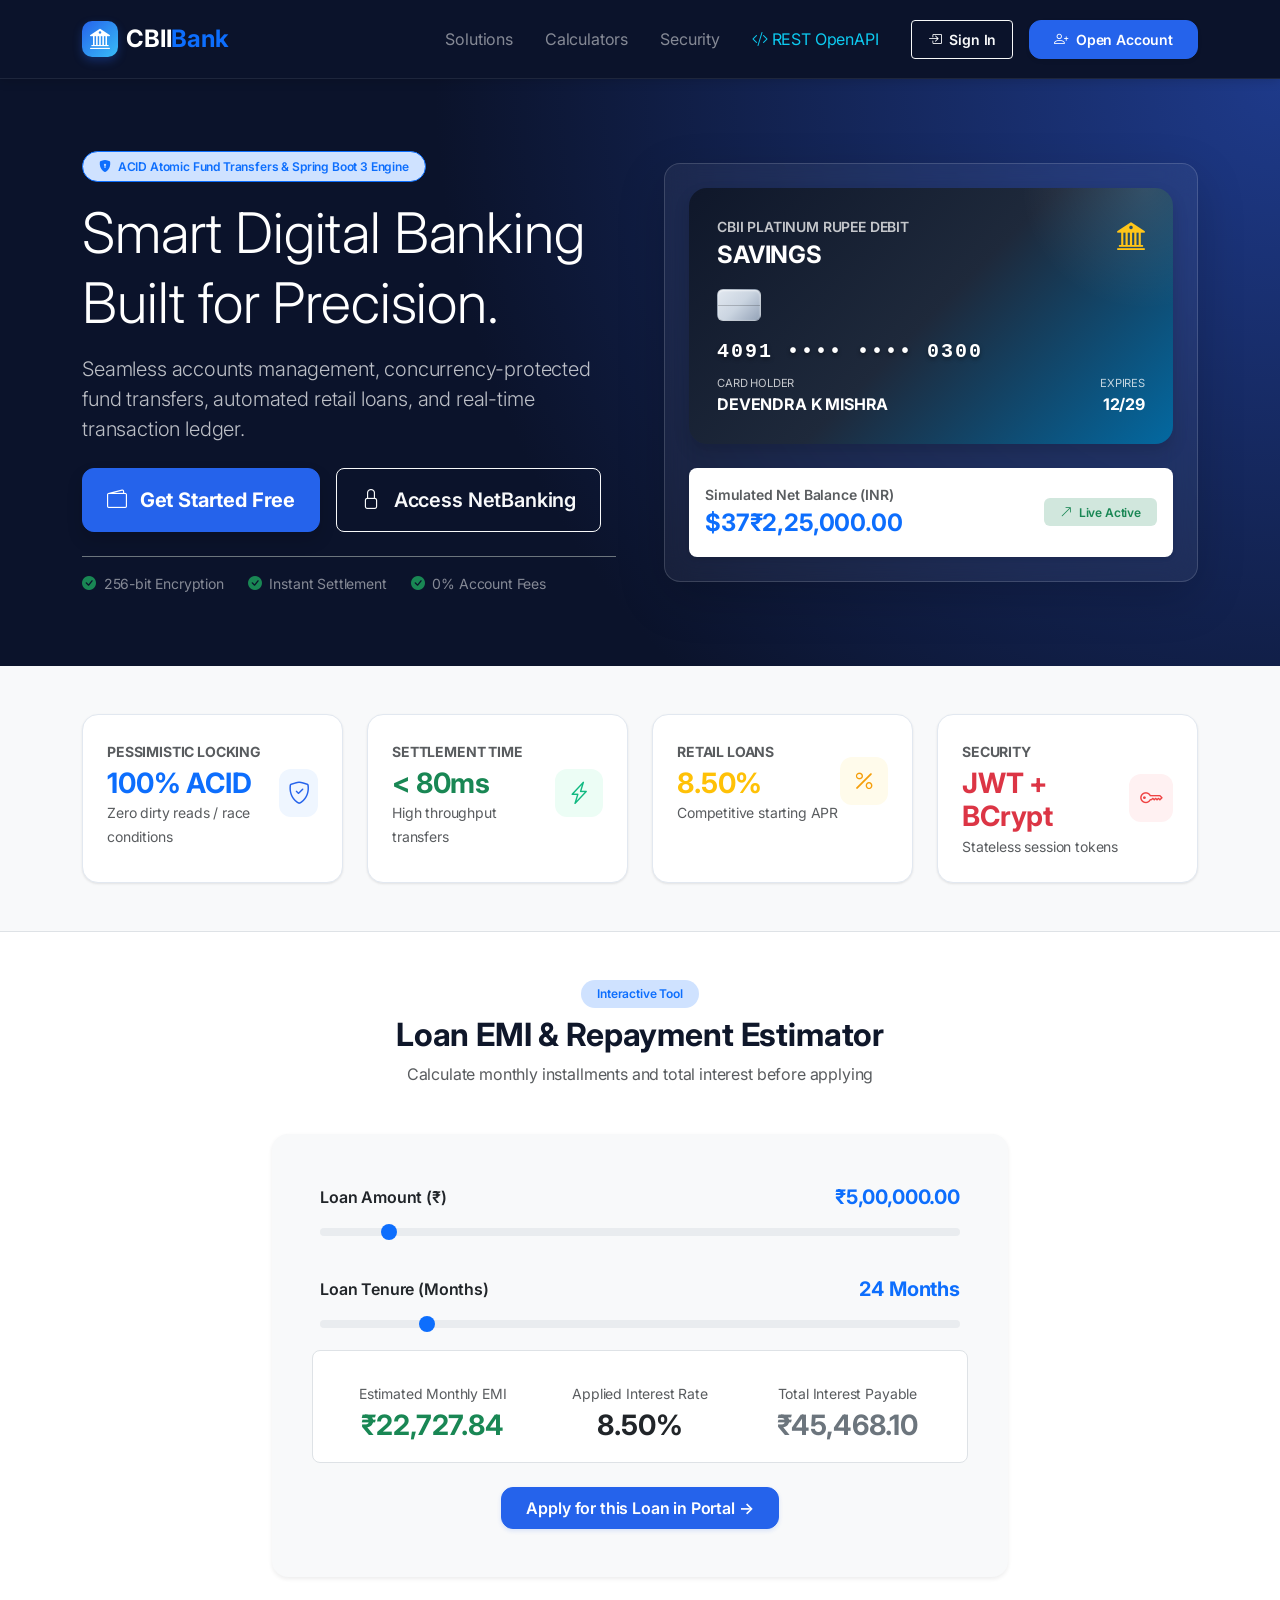
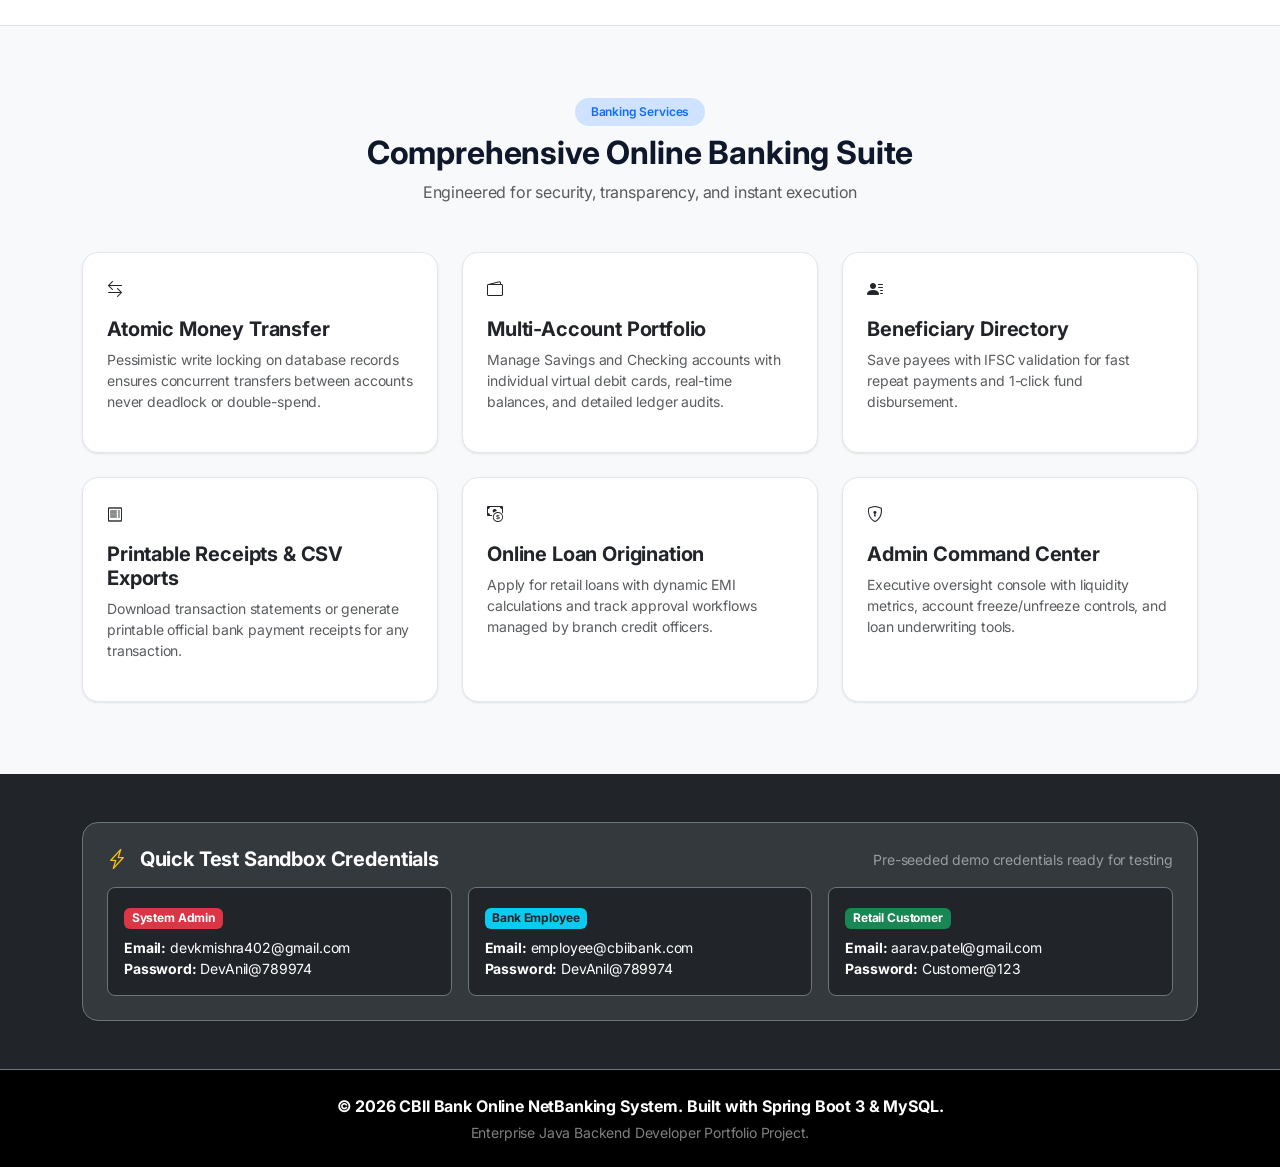
<file: frontend/index.html>
﻿<!DOCTYPE html>
<html lang="en">
<head>
    <meta charset="UTF-8">
    <meta name="viewport" content="width=device-width, initial-scale=1.0">
    <title>CBII Bank - Enterprise Online NetBanking &amp; Financial Services</title>
    <!-- Fonts & Icons -->
    <link rel="preconnect" href="https://fonts.googleapis.com">
    <link rel="preconnect" href="https://fonts.gstatic.com" crossorigin>
    <link href="https://fonts.googleapis.com/css2?family=Inter:wght@300;400;500;600;700;800&display=swap" rel="stylesheet">
    <link href="https://cdn.jsdelivr.net/npm/bootstrap@5.3.3/dist/css/bootstrap.min.css" rel="stylesheet">
    <link rel="stylesheet" href="https://cdn.jsdelivr.net/npm/bootstrap-icons@1.11.3/font/bootstrap-icons.min.css">
    <link rel="stylesheet" href="css/style.css">
</head>
<body class="bg-light">

    <!-- Top Navigation -->
    <nav class="navbar navbar-expand-lg navbar-dark navbar-custom sticky-top py-3">
        <div class="container">
            <a class="navbar-brand d-flex align-items-center gap-2" href="index.html">
                <div class="brand-logo-icon">
                    <i class="bi bi-bank2"></i>
                </div>
                <span class="fs-4 fw-bold tracking-tight text-white">CBII<span class="text-primary">Bank</span></span>
            </a>
            <button class="navbar-toggler border-0" type="button" data-bs-toggle="collapse" data-bs-target="#navbarMain">
                <span class="navbar-toggler-icon"></span>
            </button>
            <div class="collapse navbar-collapse" id="navbarMain">
                <ul class="navbar-nav ms-auto align-items-center gap-3">
                    <li class="nav-item"><a class="nav-link text-white-50 hover-white" href="#features">Solutions</a></li>
                    <li class="nav-item"><a class="nav-link text-white-50 hover-white" href="#calculator">Calculators</a></li>
                    <li class="nav-item"><a class="nav-link text-white-50 hover-white" href="#security">Security</a></li>
                    <li class="nav-item">
                        <a class="nav-link text-info small" href="http://localhost:8080/swagger-ui.html" target="_blank">
                            <i class="bi bi-code-slash"></i> REST OpenAPI
                        </a>
                    </li>
                    <li class="nav-item ms-lg-2">
                        <a class="btn btn-outline-light btn-sm px-3 py-2 fw-semibold" href="login.html">
                            <i class="bi bi-box-arrow-in-right me-1"></i> Sign In
                        </a>
                    </li>
                    <li class="nav-item">
                        <a class="btn btn-primary btn-sm px-4 py-2 fw-semibold shadow-sm" href="register.html">
                            <i class="bi bi-person-plus me-1"></i> Open Account
                        </a>
                    </li>
                </ul>
            </div>
        </div>
    </nav>

    <!-- Hero Section -->
    <header class="py-5 bg-dark text-white position-relative overflow-hidden" style="background: radial-gradient(circle at top right, #1e3a8a 0%, #0b132b 60%);">
        <div class="container py-4 position-relative" style="z-index: 2;">
            <div class="row align-items-center g-5">
                <div class="col-lg-6">
                    <span class="badge bg-primary-subtle text-primary border border-primary px-3 py-2 rounded-pill fw-semibold mb-3">
                        <i class="bi bi-shield-lock-fill me-1"></i> ACID Atomic Fund Transfers &amp; Spring Boot 3 Engine
                    </span>
                    <h1 class="display-4 fw-extrabold mb-3 lh-sm">Smart Digital Banking Built for Precision.</h1>
                    <p class="lead text-light opacity-75 mb-4">
                        Seamless accounts management, concurrency-protected fund transfers, automated retail loans, and real-time transaction ledger.
                    </p>
                    <div class="d-flex flex-wrap gap-3">
                        <a href="register.html" class="btn btn-primary btn-lg px-4 py-3 fw-bold shadow">
                            <i class="bi bi-wallet2 me-2"></i> Get Started Free
                        </a>
                        <a href="login.html" class="btn btn-outline-light btn-lg px-4 py-3 fw-semibold">
                            <i class="bi bi-lock me-2"></i> Access NetBanking
                        </a>
                    </div>
                    <div class="mt-4 pt-3 border-top border-secondary d-flex align-items-center gap-4 text-white-50 small">
                        <div><i class="bi bi-check-circle-fill text-success me-1"></i> 256-bit Encryption</div>
                        <div><i class="bi bi-check-circle-fill text-success me-1"></i> Instant Settlement</div>
                        <div><i class="bi bi-check-circle-fill text-success me-1"></i> 0% Account Fees</div>
                    </div>
                </div>

                <!-- Interactive Hero Graphic: Virtual Card & Quick Inflow -->
                <div class="col-lg-6">
                    <div class="p-4 rounded-4 shadow-lg" style="background: rgba(255, 255, 255, 0.05); backdrop-filter: blur(16px); border: 1px solid rgba(255, 255, 255, 0.15);">
                        <!-- Virtual Card Preview -->
                        <div class="virtual-debit-card card-savings mb-4 shadow">
                            <div class="d-flex justify-content-between align-items-start">
                                <div>
                                    <div class="small opacity-75 text-uppercase fw-semibold">CBII Platinum Rupee Debit</div>
                                    <div class="fs-4 fw-bold">SAVINGS</div>
                                </div>
                                <i class="bi bi-bank2 fs-3 text-warning"></i>
                            </div>
                            <div class="card-emv-chip my-3"></div>
                            <div class="card-number-display">4091 •••• •••• 0300</div>
                            <div class="d-flex justify-content-between align-items-end mt-2">
                                <div>
                                    <div class="small opacity-75" style="font-size: 0.7rem;">CARD HOLDER</div>
                                    <div class="fw-bold">DEVENDRA K MISHRA</div>
                                </div>
                                <div class="text-end">
                                    <div class="small opacity-75" style="font-size: 0.7rem;">EXPIRES</div>
                                    <div class="fw-bold">12/29</div>
                                </div>
                            </div>
                        </div>

                        <!-- Mini Live Balance Badge -->
                        <div class="p-3 bg-white text-dark rounded-3 d-flex justify-content-between align-items-center shadow-sm">
                            <div>
                                <div class="small text-muted fw-semibold">Simulated Net Balance (INR)</div>
                                <div class="fs-4 fw-bold text-primary">$37₹2,25,000.00</div>
                            </div>
                            <span class="badge bg-success-subtle text-success px-3 py-2 fw-semibold">
                                <i class="bi bi-arrow-up-right me-1"></i> Live Active
                            </span>
                        </div>
                    </div>
                </div>
            </div>
        </div>
    </header>

    <!-- Key Metrics Grid -->
    <section class="container my-5">
        <div class="row g-4">
            <div class="col-md-3">
                <div class="card card-custom stat-card stat-card-blue p-4 h-100">
                    <div class="d-flex justify-content-between align-items-center">
                        <div>
                            <span class="text-muted small fw-bold text-uppercase">Pessimistic Locking</span>
                            <h3 class="fw-bold text-primary mt-1 mb-0">100% ACID</h3>
                            <small class="text-muted">Zero dirty reads / race conditions</small>
                        </div>
                        <div class="stat-icon-wrapper"><i class="bi bi-shield-check"></i></div>
                    </div>
                </div>
            </div>
            <div class="col-md-3">
                <div class="card card-custom stat-card stat-card-green p-4 h-100">
                    <div class="d-flex justify-content-between align-items-center">
                        <div>
                            <span class="text-muted small fw-bold text-uppercase">Settlement Time</span>
                            <h3 class="fw-bold text-success mt-1 mb-0">&lt; 80ms</h3>
                            <small class="text-muted">High throughput transfers</small>
                        </div>
                        <div class="stat-icon-wrapper"><i class="bi bi-lightning-charge"></i></div>
                    </div>
                </div>
            </div>
            <div class="col-md-3">
                <div class="card card-custom stat-card stat-card-amber p-4 h-100">
                    <div class="d-flex justify-content-between align-items-center">
                        <div>
                            <span class="text-muted small fw-bold text-uppercase">Retail Loans</span>
                            <h3 class="fw-bold text-warning mt-1 mb-0">8.50%</h3>
                            <small class="text-muted">Competitive starting APR</small>
                        </div>
                        <div class="stat-icon-wrapper"><i class="bi bi-percent"></i></div>
                    </div>
                </div>
            </div>
            <div class="col-md-3">
                <div class="card card-custom stat-card stat-card-rose p-4 h-100">
                    <div class="d-flex justify-content-between align-items-center">
                        <div>
                            <span class="text-muted small fw-bold text-uppercase">Security</span>
                            <h3 class="fw-bold text-danger mt-1 mb-0">JWT + BCrypt</h3>
                            <small class="text-muted">Stateless session tokens</small>
                        </div>
                        <div class="stat-icon-wrapper"><i class="bi bi-key"></i></div>
                    </div>
                </div>
            </div>
        </div>
    </section>

    <!-- Interactive Loan & Savings Calculator -->
    <section id="calculator" class="py-5 bg-white border-top border-bottom">
        <div class="container">
            <div class="text-center mb-5">
                <span class="badge bg-primary-subtle text-primary px-3 py-2 rounded-pill fw-semibold">Interactive Tool</span>
                <h2 class="fw-bold mt-2">Loan EMI &amp; Repayment Estimator</h2>
                <p class="text-muted">Calculate monthly installments and total interest before applying</p>
            </div>

            <div class="row justify-content-center">
                <div class="col-lg-8">
                    <div class="card card-custom p-4 p-md-5 border-0 shadow-sm bg-light">
                        <div class="mb-4">
                            <div class="d-flex justify-content-between align-items-center mb-2">
                                <label class="form-label fw-semibold mb-0">Loan Amount (₹)</label>
                                <span class="fs-5 fw-bold text-primary" id="heroAmountLabel">$50,000</span>
                            </div>
                            <input type="range" class="form-range" id="heroAmountRange" min="10000" max="5000000" step="10000" value="500000">
                        </div>

                        <div class="mb-4">
                            <div class="d-flex justify-content-between align-items-center mb-2">
                                <label class="form-label fw-semibold mb-0">Loan Tenure (Months)</label>
                                <span class="fs-5 fw-bold text-primary" id="heroTenureLabel">24 Months</span>
                            </div>
                            <input type="range" class="form-range" id="heroTenureRange" min="6" max="120" step="6" value="24">
                        </div>

                        <div class="row g-3 p-3 bg-white rounded-3 border text-center">
                            <div class="col-md-4">
                                <div class="small text-muted">Estimated Monthly EMI</div>
                                <div class="fs-3 fw-bold text-success" id="heroEmiResult">$2,273.00</div>
                            </div>
                            <div class="col-md-4">
                                <div class="small text-muted">Applied Interest Rate</div>
                                <div class="fs-3 fw-bold text-dark" id="heroRateResult">8.50%</div>
                            </div>
                            <div class="col-md-4">
                                <div class="small text-muted">Total Interest Payable</div>
                                <div class="fs-3 fw-bold text-secondary" id="heroInterestResult">$4,552.00</div>
                            </div>
                        </div>

                        <div class="text-center mt-4">
                            <a href="login.html" class="btn btn-primary px-4 py-2 fw-semibold">
                                Apply for this Loan in Portal &rarr;
                            </a>
                        </div>
                    </div>
                </div>
            </div>
        </div>
    </section>

    <!-- Core Solutions Grid -->
    <section id="features" class="container my-5 py-4">
        <div class="text-center mb-5">
            <span class="badge bg-primary-subtle text-primary px-3 py-2 rounded-pill fw-semibold">Banking Services</span>
            <h2 class="fw-bold mt-2">Comprehensive Online Banking Suite</h2>
            <p class="text-muted">Engineered for security, transparency, and instant execution</p>
        </div>

        <div class="row g-4">
            <div class="col-md-4">
                <div class="card card-custom p-4 h-100">
                    <div class="feature-icon mb-3"><i class="bi bi-arrow-left-right"></i></div>
                    <h5 class="fw-bold mb-2">Atomic Money Transfer</h5>
                    <p class="text-muted small">
                        Pessimistic write locking on database records ensures concurrent transfers between accounts never deadlock or double-spend.
                    </p>
                </div>
            </div>
            <div class="col-md-4">
                <div class="card card-custom p-4 h-100">
                    <div class="feature-icon mb-3"><i class="bi bi-wallet2"></i></div>
                    <h5 class="fw-bold mb-2">Multi-Account Portfolio</h5>
                    <p class="text-muted small">
                        Manage Savings and Checking accounts with individual virtual debit cards, real-time balances, and detailed ledger audits.
                    </p>
                </div>
            </div>
            <div class="col-md-4">
                <div class="card card-custom p-4 h-100">
                    <div class="feature-icon mb-3"><i class="bi bi-person-lines-fill"></i></div>
                    <h5 class="fw-bold mb-2">Beneficiary Directory</h5>
                    <p class="text-muted small">
                        Save payees with IFSC validation for fast repeat payments and 1-click fund disbursement.
                    </p>
                </div>
            </div>
            <div class="col-md-4">
                <div class="card card-custom p-4 h-100">
                    <div class="feature-icon mb-3"><i class="bi bi-receipt"></i></div>
                    <h5 class="fw-bold mb-2">Printable Receipts &amp; CSV Exports</h5>
                    <p class="text-muted small">
                        Download transaction statements or generate printable official bank payment receipts for any transaction.
                    </p>
                </div>
            </div>
            <div class="col-md-4">
                <div class="card card-custom p-4 h-100">
                    <div class="feature-icon mb-3"><i class="bi bi-cash-coin"></i></div>
                    <h5 class="fw-bold mb-2">Online Loan Origination</h5>
                    <p class="text-muted small">
                        Apply for retail loans with dynamic EMI calculations and track approval workflows managed by branch credit officers.
                    </p>
                </div>
            </div>
            <div class="col-md-4">
                <div class="card card-custom p-4 h-100">
                    <div class="feature-icon mb-3"><i class="bi bi-shield-lock"></i></div>
                    <h5 class="fw-bold mb-2">Admin Command Center</h5>
                    <p class="text-muted small">
                        Executive oversight console with liquidity metrics, account freeze/unfreeze controls, and loan underwriting tools.
                    </p>
                </div>
            </div>
        </div>
    </section>

    <!-- Demo Accounts Quick Access -->
    <section class="bg-dark text-white py-5">
        <div class="container">
            <div class="card card-custom p-4 bg-secondary bg-opacity-25 border border-secondary text-white">
                <div class="d-flex justify-content-between align-items-center flex-wrap gap-2 mb-3">
                    <h5 class="fw-bold mb-0"><i class="bi bi-lightning-charge text-warning me-2"></i> Quick Test Sandbox Credentials</h5>
                    <span class="small text-white-50">Pre-seeded demo credentials ready for testing</span>
                </div>
                <div class="row g-3">
                    <div class="col-md-4">
                        <div class="p-3 bg-dark rounded-3 border border-secondary">
                            <span class="badge bg-danger mb-2">System Admin</span>
                            <div class="small"><strong>Email:</strong> devkmishra402@gmail.com</div>
                            <div class="small"><strong>Password:</strong> DevAnil@789974</div>
                        </div>
                    </div>
                    <div class="col-md-4">
                        <div class="p-3 bg-dark rounded-3 border border-secondary">
                            <span class="badge bg-info text-dark mb-2">Bank Employee</span>
                            <div class="small"><strong>Email:</strong> employee@cbiibank.com</div>
                            <div class="small"><strong>Password:</strong> DevAnil@789974</div>
                        </div>
                    </div>
                    <div class="col-md-4">
                        <div class="p-3 bg-dark rounded-3 border border-secondary">
                            <span class="badge bg-success mb-2">Retail Customer</span>
                            <div class="small"><strong>Email:</strong> aarav.patel@gmail.com</div>
                            <div class="small"><strong>Password:</strong> Customer@123</div>
                        </div>
                    </div>
                </div>
            </div>
        </div>
    </section>

    <!-- Footer -->
    <footer class="bg-black text-white-50 py-4 mt-auto border-top border-secondary">
        <div class="container text-center">
            <div class="fw-bold text-white mb-1">&copy; 2026 CBII Bank Online NetBanking System. Built with Spring Boot 3 &amp; MySQL.</div>
            <div class="small">Enterprise Java Backend Developer Portfolio Project.</div>
        </div>
    </footer>

    <script src="https://cdn.jsdelivr.net/npm/bootstrap@5.3.3/dist/js/bootstrap.bundle.min.js"></script>
    <script src="js/api.js"></script>
    <script src="js/auth.js"></script>
    <script>
        // Hero Loan Calculator Logic
        const amountRange = document.getElementById('heroAmountRange');
        const tenureRange = document.getElementById('heroTenureRange');
        const amountLabel = document.getElementById('heroAmountLabel');
        const tenureLabel = document.getElementById('heroTenureLabel');
        const emiResult = document.getElementById('heroEmiResult');
        const rateResult = document.getElementById('heroRateResult');
        const interestResult = document.getElementById('heroInterestResult');

        function updateHeroCalc() {
            const principal = parseFloat(amountRange.value);
            const tenure = parseInt(tenureRange.value);

            let rate = 8.50;
            if (principal > 500000 && principal <= 2500000) rate = 9.25;
            else if (principal > 2500000) rate = 10.50;

            amountLabel.textContent = formatCurrency(principal);
            tenureLabel.textContent = `${tenure} Months`;
            rateResult.textContent = `${rate.toFixed(2)}%`;

            const monthlyRate = (rate / 12) / 100;
            const emi = (principal * monthlyRate * Math.pow(1 + monthlyRate, tenure)) / (Math.pow(1 + monthlyRate, tenure) - 1);
            const totalPayable = emi * tenure;
            const totalInterest = totalPayable - principal;

            emiResult.textContent = formatCurrency(emi);
            interestResult.textContent = formatCurrency(totalInterest);
        }

        amountRange.addEventListener('input', updateHeroCalc);
        tenureRange.addEventListener('input', updateHeroCalc);
        updateHeroCalc();
    </script>
</body>
</html>
</file>
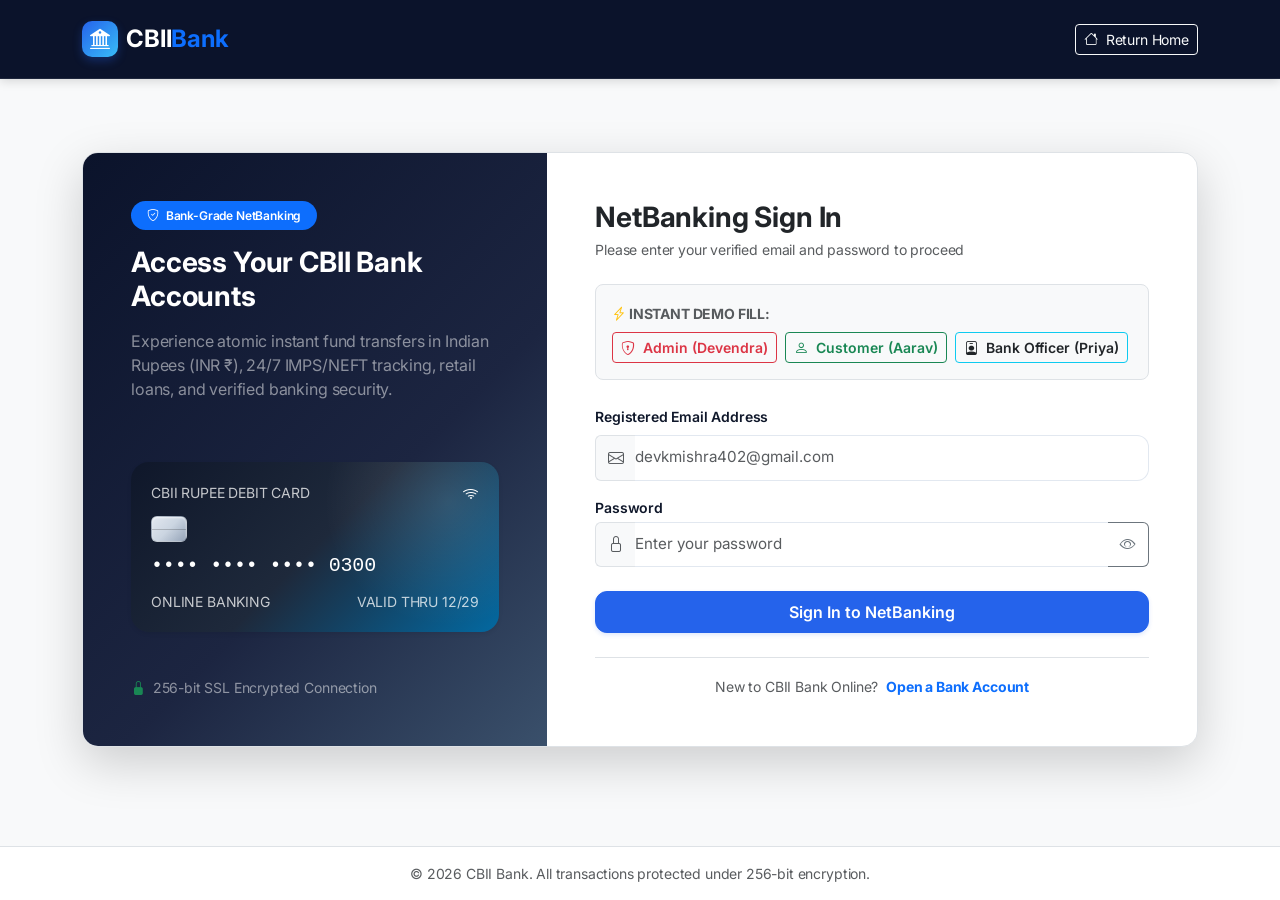
<file: frontend/accounts.html>
﻿<!DOCTYPE html>
<html lang="en">
<head>
    <meta charset="UTF-8">
    <meta name="viewport" content="width=device-width, initial-scale=1.0">
    <title>Accounts &amp; Cards - CBII NetBanking</title>
    <link rel="preconnect" href="https://fonts.googleapis.com">
    <link rel="preconnect" href="https://fonts.gstatic.com" crossorigin>
    <link href="https://fonts.googleapis.com/css2?family=Inter:wght@300;400;500;600;700;800&display=swap" rel="stylesheet">
    <link href="https://cdn.jsdelivr.net/npm/bootstrap@5.3.3/dist/css/bootstrap.min.css" rel="stylesheet">
    <link rel="stylesheet" href="https://cdn.jsdelivr.net/npm/bootstrap-icons@1.11.3/font/bootstrap-icons.min.css">
    <link rel="stylesheet" href="css/style.css">
</head>
<body>

    <!-- Top Navigation Header -->
    <nav class="navbar navbar-expand-lg navbar-dark navbar-custom sticky-top py-2">
        <div class="container-fluid px-4">
            <a class="navbar-brand d-flex align-items-center gap-2" href="dashboard.html">
                <div class="brand-logo-icon"><i class="bi bi-bank2"></i></div>
                <span class="fs-4 fw-bold text-white">CBII<span class="text-primary">Bank</span></span>
            </a>

            <div class="d-flex align-items-center gap-3 ms-auto">
                <div class="d-none d-md-flex align-items-center gap-2 text-white border-end pe-3">
                    <div class="rounded-circle bg-primary text-white d-flex align-items-center justify-content-center fw-bold user-display-avatar" 
                         style="width: 36px; height: 36px; font-size: 0.85rem;">
                        CU
                    </div>
                    <div>
                        <div class="fw-semibold user-display-name small" style="line-height: 1.2;">Customer</div>
                        <span class="badge bg-success user-display-role" style="font-size: 0.65rem;">CUSTOMER</span>
                    </div>
                </div>

                <a href="transfer.html" class="btn btn-sm btn-primary d-none d-sm-inline-flex align-items-center gap-1">
                    <i class="bi bi-send-fill"></i> Send Money
                </a>

                <button onclick="Auth.logout()" class="btn btn-outline-light btn-sm d-flex align-items-center gap-1">
                    <i class="bi bi-box-arrow-right"></i> <span class="d-none d-sm-inline">Sign Out</span>
                </button>
            </div>
        </div>
    </nav>

    <!-- Layout Container -->
    <div class="dashboard-layout">
        <!-- Sidebar Navigation -->
        <aside class="sidebar">
            <div>
                <div class="nav-section-title">Core Banking</div>
                <div class="nav flex-column mb-3">
                    <a href="dashboard.html" class="nav-link"><i class="bi bi-grid-1x2-fill"></i> Dashboard</a>
                    <a href="accounts.html" class="nav-link active"><i class="bi bi-wallet2"></i> Accounts &amp; Cards</a>
                    <a href="transfer.html" class="nav-link"><i class="bi bi-arrow-left-right"></i> Transfer Money</a>
                    <a href="transactions.html" class="nav-link"><i class="bi bi-clock-history"></i> Transactions Ledger</a>
                </div>

                <div class="nav-section-title">Services &amp; Payees</div>
                <div class="nav flex-column mb-3">
                    <a href="beneficiaries.html" class="nav-link"><i class="bi bi-people"></i> Beneficiary Directory</a>
                    <a href="loans.html" class="nav-link"><i class="bi bi-cash-stack"></i> Loans &amp; Financing</a>
                    <a href="profile.html" class="nav-link"><i class="bi bi-person-gear"></i> Settings &amp; Profile</a>
                </div>

                <div class="nav-section-title nav-admin-only d-none">Management</div>
                <div class="nav flex-column nav-admin-only d-none">
                    <a href="admin.html" class="nav-link text-danger fw-semibold"><i class="bi bi-speedometer2 text-danger"></i> Admin Operations</a>
                </div>
            </div>

            <!-- Sidebar User Card -->
            <div class="sidebar-user-card">
                <div class="d-flex align-items-center gap-2">
                    <div class="rounded-circle bg-secondary text-white d-flex align-items-center justify-content-center fw-bold user-display-avatar" 
                         style="width: 32px; height: 32px; font-size: 0.75rem;">
                        CU
                    </div>
                    <div class="overflow-hidden">
                        <div class="fw-bold text-truncate small user-display-name">Customer</div>
                        <div class="text-muted text-truncate small user-display-email" style="font-size: 0.7rem;">email@example.com</div>
                    </div>
                </div>
            </div>
        </aside>

        <!-- Main Workspace -->
        <main class="main-content">
            <div class="d-flex justify-content-between align-items-center mb-4 flex-wrap gap-2">
                <div>
                    <h3 class="fw-bold mb-1">Bank Accounts Portfolio</h3>
                    <p class="text-muted small mb-0">Manage your active checking and savings accounts, virtual cards, and balances</p>
                </div>
                <button class="btn btn-primary btn-sm d-flex align-items-center gap-1 shadow-sm" data-bs-toggle="modal" data-bs-target="#newAccountModal">
                    <i class="bi bi-plus-circle"></i> Open New Account
                </button>
            </div>

            <div id="accountsCardsGrid" class="row g-4 mb-4">
                <div class="col-12 text-center py-5 text-muted">
                    <div class="spinner-border text-primary me-2"></div> Synchronizing accounts...
                </div>
            </div>
        </main>
    </div>

    <!-- Modal: Open New Account -->
    <div class="modal fade" id="newAccountModal" tabindex="-1" aria-hidden="true">
        <div class="modal-dialog modal-dialog-centered">
            <div class="modal-content">
                <div class="modal-header">
                    <h5 class="modal-title fw-bold text-dark"><i class="bi bi-wallet-fill text-primary me-2"></i> Open New Bank Account</h5>
                    <button type="button" class="btn-close" data-bs-dismiss="modal" aria-label="Close"></button>
                </div>
                <form id="createAccountForm">
                    <div class="modal-body">
                        <div class="mb-3">
                            <label class="form-label fw-semibold small">Account Classification</label>
                            <select id="newAccountType" class="form-select" required>
                                <option value="SAVINGS">High-Yield Savings Account (Earns 4.5% APY)</option>
                                <option value="CHECKING">Everyday Checking Account (Instant transfers, zero monthly fees)</option>
                            </select>
                        </div>
                        <div class="mb-3">
                            <label class="form-label fw-semibold small">Initial Funding Deposit (₹)</label>
                            <div class="input-group">
                                <span class="input-group-text">₹</span>
                                <input type="number" step="0.01" min="0" id="newAccountDeposit" class="form-control" placeholder="0.00" value="5000.00">
                            </div>
                            <div class="form-text small">Enter an optional starting balance to credit immediately.</div>
                        </div>
                    </div>
                    <div class="modal-footer">
                        <button type="button" class="btn btn-secondary btn-sm" data-bs-dismiss="modal">Cancel</button>
                        <button type="submit" id="createAccountBtn" class="btn btn-primary btn-sm">Create Account</button>
                    </div>
                </form>
            </div>
        </div>
    </div>

    <!-- Modal: Account Statement Details -->
    <div class="modal fade" id="accountStatementModal" tabindex="-1" aria-hidden="true">
        <div class="modal-dialog modal-dialog-centered">
            <div class="modal-content">
                <div class="modal-header">
                    <h5 class="modal-title fw-bold text-dark"><i class="bi bi-card-checklist text-primary me-2"></i> Account Details</h5>
                    <button type="button" class="btn-close" data-bs-dismiss="modal" aria-label="Close"></button>
                </div>
                <div class="modal-body" id="accountStatementBody"></div>
                <div class="modal-footer">
                    <button type="button" class="btn btn-secondary btn-sm" data-bs-dismiss="modal">Close</button>
                </div>
            </div>
        </div>
    </div>

    <script src="https://cdn.jsdelivr.net/npm/bootstrap@5.3.3/dist/js/bootstrap.bundle.min.js"></script>
    <script src="js/api.js"></script>
    <script src="js/auth.js"></script>
    <script src="js/accounts.js"></script>
</body>
</html>
</file>
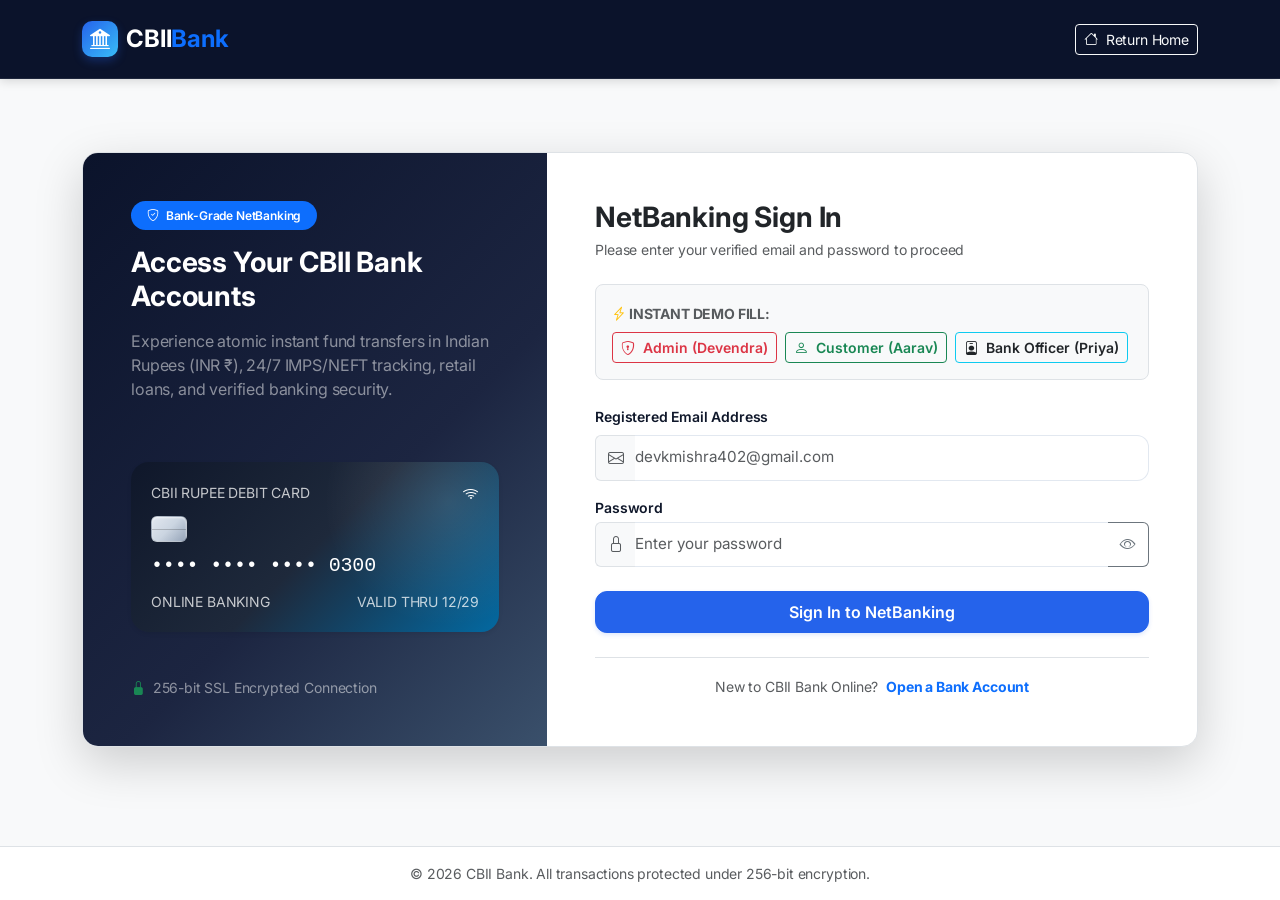
<file: frontend/admin.html>
﻿<!DOCTYPE html>
<html lang="en">
<head>
    <meta charset="UTF-8">
    <meta name="viewport" content="width=device-width, initial-scale=1.0">
    <title>Bank Operations &amp; Admin Command Center - CBII Bank</title>
    <link rel="preconnect" href="https://fonts.googleapis.com">
    <link rel="preconnect" href="https://fonts.gstatic.com" crossorigin>
    <link href="https://fonts.googleapis.com/css2?family=Inter:wght@300;400;500;600;700;800&display=swap" rel="stylesheet">
    <link href="https://cdn.jsdelivr.net/npm/bootstrap@5.3.3/dist/css/bootstrap.min.css" rel="stylesheet">
    <link rel="stylesheet" href="https://cdn.jsdelivr.net/npm/bootstrap-icons@1.11.3/font/bootstrap-icons.min.css">
    <link rel="stylesheet" href="css/style.css">
</head>
<body class="bg-light">

    <!-- Admin Top Navbar -->
    <nav class="navbar navbar-expand-lg navbar-dark bg-dark sticky-top py-2 border-bottom border-secondary">
        <div class="container-fluid px-4">
            <a class="navbar-brand d-flex align-items-center gap-2" href="admin.html">
                <div class="brand-logo-icon bg-danger text-white"><i class="bi bi-shield-lock-fill"></i></div>
                <span class="fs-4 fw-bold text-white">CBII<span class="text-danger">Admin</span></span>
                <span class="badge bg-danger ms-2">Operations Console</span>
            </a>

            <div class="d-flex align-items-center gap-3 ms-auto">
                <div class="d-none d-md-flex align-items-center gap-2 text-white border-end pe-3">
                    <div class="rounded-circle bg-danger text-white d-flex align-items-center justify-content-center fw-bold user-display-avatar" 
                         style="width: 36px; height: 36px; font-size: 0.85rem;">
                        AD
                    </div>
                    <div>
                        <div class="fw-semibold user-display-name small" style="line-height: 1.2;">Administrator</div>
                        <span class="badge bg-danger user-display-role" style="font-size: 0.65rem;">ADMIN</span>
                    </div>
                </div>

                <a href="dashboard.html" class="btn btn-outline-light btn-sm"><i class="bi bi-person me-1"></i> Customer View</a>
                <button onclick="Auth.logout()" class="btn btn-danger btn-sm">
                    <i class="bi bi-box-arrow-right"></i> Sign Out
                </button>
            </div>
        </div>
    </nav>

    <!-- Main Admin Container -->
    <main class="container-fluid px-4 py-4">
        <div class="d-flex justify-content-between align-items-center mb-4 flex-wrap gap-2">
            <div>
                <h3 class="fw-bold mb-1">Executive Operations &amp; Underwriting</h3>
                <p class="text-muted small mb-0">System-wide liquidity tracking, account security controls, and loan approvals</p>
            </div>
            <div class="d-flex gap-2">
                <a href="http://localhost:8080/swagger-ui.html" target="_blank" class="btn btn-outline-secondary btn-sm">
                    <i class="bi bi-code-slash me-1"></i> Swagger API Docs
                </a>
                <button class="btn btn-primary btn-sm" onclick="loadAdminDashboardData()">
                    <i class="bi bi-arrow-clockwise me-1"></i> Synchronize System
                </button>
            </div>
        </div>

        <!-- Executive Metrics Row -->
        <div class="row g-3 mb-4">
            <div class="col-sm-6 col-xl-3">
                <div class="card card-custom stat-card stat-card-blue h-100">
                    <div class="d-flex justify-content-between">
                        <div>
                            <span class="text-muted small fw-bold text-uppercase">Registered Customers</span>
                            <h2 id="admCustomersCount" class="fw-bold text-primary my-1">0</h2>
                            <span class="small text-muted">Active bank users</span>
                        </div>
                        <div class="stat-icon-wrapper"><i class="bi bi-people-fill"></i></div>
                    </div>
                </div>
            </div>

            <div class="col-sm-6 col-xl-3">
                <div class="card card-custom stat-card stat-card-green h-100">
                    <div class="d-flex justify-content-between">
                        <div>
                            <span class="text-muted small fw-bold text-uppercase">Total Bank Accounts</span>
                            <h2 id="admAccountsCount" class="fw-bold text-success my-1">0</h2>
                            <span class="small text-muted"><span id="admActiveAccCount">0</span> Active / <span id="admBlockedAccCount">0</span> Blocked</span>
                        </div>
                        <div class="stat-icon-wrapper"><i class="bi bi-wallet2"></i></div>
                    </div>
                </div>
            </div>

            <div class="col-sm-6 col-xl-3">
                <div class="card card-custom stat-card stat-card-amber h-100">
                    <div class="d-flex justify-content-between">
                        <div>
                            <span class="text-muted small fw-bold text-uppercase">Total Deposits Volume</span>
                            <h2 id="admVolumeAmount" class="fw-bold text-warning my-1">₹0.00</h2>
                            <span class="small text-muted">Cumulative bank liquidity</span>
                        </div>
                        <div class="stat-icon-wrapper"><i class="bi bi-cash-stack"></i></div>
                    </div>
                </div>
            </div>

            <div class="col-sm-6 col-xl-3">
                <div class="card card-custom stat-card stat-card-rose h-100">
                    <div class="d-flex justify-content-between">
                        <div>
                            <span class="text-muted small fw-bold text-uppercase">Pending Loans</span>
                            <h2 id="admPendingLoansCount" class="fw-bold text-danger my-1">0</h2>
                            <span class="small text-muted"><span id="admApprovedLoansCount">0</span> Approved loans</span>
                        </div>
                        <div class="stat-icon-wrapper"><i class="bi bi-hourglass-split"></i></div>
                    </div>
                </div>
            </div>
        </div>

        <!-- Management Desk Tabs -->
        <div class="card card-custom p-4">
            <ul class="nav nav-tabs mb-4" id="adminDeskTabs" role="tablist">
                <li class="nav-item" role="presentation">
                    <button class="nav-link active fw-semibold" id="tab-accounts-btn" data-bs-toggle="tab" data-bs-target="#tab-accounts" type="button">
                        <i class="bi bi-credit-card me-1"></i> Accounts &amp; Access Controls
                    </button>
                </li>
                <li class="nav-item" role="presentation">
                    <button class="nav-link fw-semibold" id="tab-loans-btn" data-bs-toggle="tab" data-bs-target="#tab-loans" type="button">
                        <i class="bi bi-cash-coin me-1"></i> Loan Approvals Desk
                    </button>
                </li>
                <li class="nav-item" role="presentation">
                    <button class="nav-link fw-semibold" id="tab-customers-btn" data-bs-toggle="tab" data-bs-target="#tab-customers" type="button">
                        <i class="bi bi-people me-1"></i> Customer Directory
                    </button>
                </li>
                <li class="nav-item" role="presentation">
                    <button class="nav-link fw-semibold" id="tab-audit-btn" data-bs-toggle="tab" data-bs-target="#tab-audit" type="button">
                        <i class="bi bi-receipt me-1"></i> Global Audit Trail
                    </button>
                </li>
            </ul>

            <div class="tab-content" id="adminDeskTabsContent">
                <!-- Tab: Accounts -->
                <div class="tab-pane fade show active" id="tab-accounts" role="tabpanel">
                    <div class="table-responsive">
                        <table class="table table-custom table-hover">
                            <thead>
                                <tr>
                                    <th>Account #</th>
                                    <th>Primary Holder</th>
                                    <th>Email</th>
                                    <th>Type</th>
                                    <th>Current Balance</th>
                                    <th>Status</th>
                                    <th>Opened On</th>
                                    <th>Security Controls</th>
                                </tr>
                            </thead>
                            <tbody id="adminAccountsTbody">
                                <tr><td colspan="8" class="text-center py-5 text-muted">Loading accounts...</td></tr>
                            </tbody>
                        </table>
                    </div>
                </div>

                <!-- Tab: Loans -->
                <div class="tab-pane fade" id="tab-loans" role="tabpanel">
                    <div class="table-responsive">
                        <table class="table table-custom table-hover">
                            <thead>
                                <tr>
                                    <th>Loan ID</th>
                                    <th>Applicant</th>
                                    <th>Email</th>
                                    <th>Principal</th>
                                    <th>Rate</th>
                                    <th>Tenure</th>
                                    <th>Status</th>
                                    <th>Applied On</th>
                                    <th>Underwriting Actions</th>
                                </tr>
                            </thead>
                            <tbody id="adminLoansTbody">
                                <tr><td colspan="9" class="text-center py-5 text-muted">Loading loan applications...</td></tr>
                            </tbody>
                        </table>
                    </div>
                </div>

                <!-- Tab: Customers -->
                <div class="tab-pane fade" id="tab-customers" role="tabpanel">
                    <div class="table-responsive">
                        <table class="table table-custom table-hover">
                            <thead>
                                <tr>
                                    <th>User ID</th>
                                    <th>Full Legal Name</th>
                                    <th>Email</th>
                                    <th>Contact Phone</th>
                                    <th>Role</th>
                                    <th>Registration Date</th>
                                </tr>
                            </thead>
                            <tbody id="adminCustomersTbody">
                                <tr><td colspan="6" class="text-center py-5 text-muted">Loading customer records...</td></tr>
                            </tbody>
                        </table>
                    </div>
                </div>

                <!-- Tab: Audit -->
                <div class="tab-pane fade" id="tab-audit" role="tabpanel">
                    <div class="table-responsive">
                        <table class="table table-custom table-hover">
                            <thead>
                                <tr>
                                    <th>Reference</th>
                                    <th>Timestamp</th>
                                    <th>Type</th>
                                    <th>Source</th>
                                    <th>Target</th>
                                    <th>Amount</th>
                                    <th>Status</th>
                                    <th>Memo</th>
                                </tr>
                            </thead>
                            <tbody id="adminAuditTbody">
                                <tr><td colspan="8" class="text-center py-5 text-muted">Loading system transactions...</td></tr>
                            </tbody>
                        </table>
                    </div>
                </div>
            </div>
        </div>
    </main>

    <script src="https://cdn.jsdelivr.net/npm/bootstrap@5.3.3/dist/js/bootstrap.bundle.min.js"></script>
    <script src="js/api.js"></script>
    <script src="js/auth.js"></script>
    <script src="js/admin.js"></script>
</body>
</html>
</file>
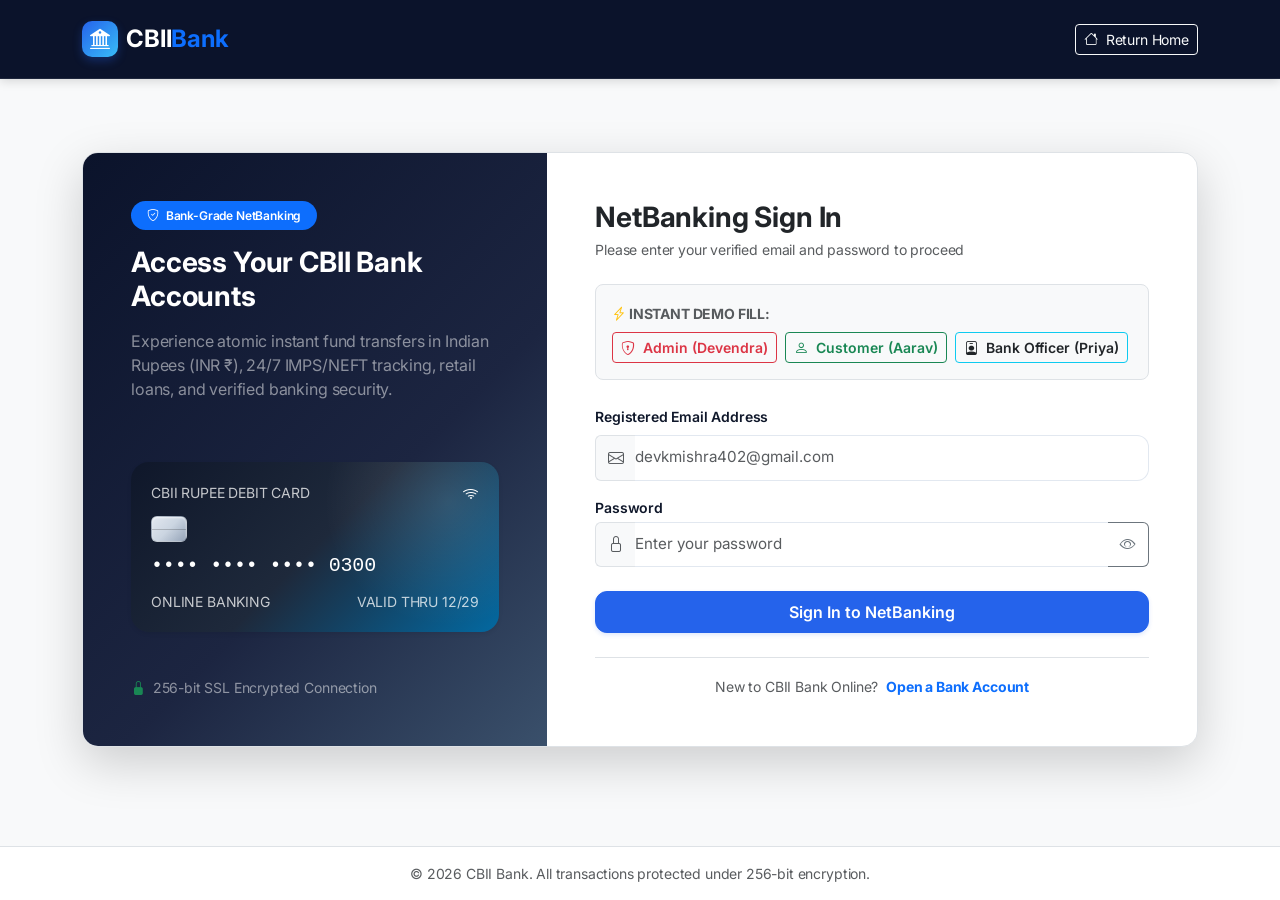
<file: frontend/beneficiaries.html>
﻿<!DOCTYPE html>
<html lang="en">
<head>
    <meta charset="UTF-8">
    <meta name="viewport" content="width=device-width, initial-scale=1.0">
    <title>Beneficiary Directory - CBII NetBanking</title>
    <link rel="preconnect" href="https://fonts.googleapis.com">
    <link rel="preconnect" href="https://fonts.gstatic.com" crossorigin>
    <link href="https://fonts.googleapis.com/css2?family=Inter:wght@300;400;500;600;700;800&display=swap" rel="stylesheet">
    <link href="https://cdn.jsdelivr.net/npm/bootstrap@5.3.3/dist/css/bootstrap.min.css" rel="stylesheet">
    <link rel="stylesheet" href="https://cdn.jsdelivr.net/npm/bootstrap-icons@1.11.3/font/bootstrap-icons.min.css">
    <link rel="stylesheet" href="css/style.css">
</head>
<body>

    <!-- Top Navigation Header -->
    <nav class="navbar navbar-expand-lg navbar-dark navbar-custom sticky-top py-2">
        <div class="container-fluid px-4">
            <a class="navbar-brand d-flex align-items-center gap-2" href="dashboard.html">
                <div class="brand-logo-icon"><i class="bi bi-bank2"></i></div>
                <span class="fs-4 fw-bold text-white">CBII<span class="text-primary">Bank</span></span>
            </a>

            <div class="d-flex align-items-center gap-3 ms-auto">
                <div class="d-none d-md-flex align-items-center gap-2 text-white border-end pe-3">
                    <div class="rounded-circle bg-primary text-white d-flex align-items-center justify-content-center fw-bold user-display-avatar" 
                         style="width: 36px; height: 36px; font-size: 0.85rem;">
                        CU
                    </div>
                    <div>
                        <div class="fw-semibold user-display-name small" style="line-height: 1.2;">Customer</div>
                        <span class="badge bg-success user-display-role" style="font-size: 0.65rem;">CUSTOMER</span>
                    </div>
                </div>

                <button onclick="Auth.logout()" class="btn btn-outline-light btn-sm d-flex align-items-center gap-1">
                    <i class="bi bi-box-arrow-right"></i> <span class="d-none d-sm-inline">Sign Out</span>
                </button>
            </div>
        </div>
    </nav>

    <!-- Layout Container -->
    <div class="dashboard-layout">
        <!-- Sidebar Navigation -->
        <aside class="sidebar">
            <div>
                <div class="nav-section-title">Core Banking</div>
                <div class="nav flex-column mb-3">
                    <a href="dashboard.html" class="nav-link"><i class="bi bi-grid-1x2-fill"></i> Dashboard</a>
                    <a href="accounts.html" class="nav-link"><i class="bi bi-wallet2"></i> Accounts &amp; Cards</a>
                    <a href="transfer.html" class="nav-link"><i class="bi bi-arrow-left-right"></i> Transfer Money</a>
                    <a href="transactions.html" class="nav-link"><i class="bi bi-clock-history"></i> Transactions Ledger</a>
                </div>

                <div class="nav-section-title">Services &amp; Payees</div>
                <div class="nav flex-column mb-3">
                    <a href="beneficiaries.html" class="nav-link active"><i class="bi bi-people"></i> Beneficiary Directory</a>
                    <a href="loans.html" class="nav-link"><i class="bi bi-cash-stack"></i> Loans &amp; Financing</a>
                    <a href="profile.html" class="nav-link"><i class="bi bi-person-gear"></i> Settings &amp; Profile</a>
                </div>

                <div class="nav-section-title nav-admin-only d-none">Management</div>
                <div class="nav flex-column nav-admin-only d-none">
                    <a href="admin.html" class="nav-link text-danger fw-semibold"><i class="bi bi-speedometer2 text-danger"></i> Admin Operations</a>
                </div>
            </div>

            <!-- Sidebar User Card -->
            <div class="sidebar-user-card">
                <div class="d-flex align-items-center gap-2">
                    <div class="rounded-circle bg-secondary text-white d-flex align-items-center justify-content-center fw-bold user-display-avatar" 
                         style="width: 32px; height: 32px; font-size: 0.75rem;">
                        CU
                    </div>
                    <div class="overflow-hidden">
                        <div class="fw-bold text-truncate small user-display-name">Customer</div>
                        <div class="text-muted text-truncate small user-display-email" style="font-size: 0.7rem;">email@example.com</div>
                    </div>
                </div>
            </div>
        </aside>

        <!-- Main Workspace -->
        <main class="main-content">
            <div class="d-flex justify-content-between align-items-center mb-4 flex-wrap gap-2">
                <div>
                    <h3 class="fw-bold mb-1">Beneficiary Payees Directory</h3>
                    <p class="text-muted small mb-0">Register and manage trusted payees for fast recurring fund transfers</p>
                </div>
                <button class="btn btn-primary btn-sm d-flex align-items-center gap-1 shadow-sm" data-bs-toggle="modal" data-bs-target="#addBeneficiaryModal">
                    <i class="bi bi-person-plus-fill"></i> Add New Payee
                </button>
            </div>

            <!-- Beneficiaries Grid / Table -->
            <div class="card card-custom p-4">
                <div class="table-responsive">
                    <table class="table table-custom table-hover">
                        <thead>
                            <tr>
                                <th>Payee Name</th>
                                <th>Account Number</th>
                                <th>Bank / Institution</th>
                                <th>IFSC / Routing</th>
                                <th>Created On</th>
                                <th>Quick Actions</th>
                            </tr>
                        </thead>
                        <tbody id="beneficiariesTableBody">
                            <tr>
                                <td colspan="6" class="text-center py-5 text-muted">
                                    <div class="spinner-border spinner-border-sm text-primary me-2"></div> Loading payees...
                                </td>
                            </tr>
                        </tbody>
                    </table>
                </div>
            </div>
        </main>
    </div>

    <!-- Modal: Add Beneficiary -->
    <div class="modal fade" id="addBeneficiaryModal" tabindex="-1" aria-hidden="true">
        <div class="modal-dialog modal-dialog-centered">
            <div class="modal-content">
                <div class="modal-header">
                    <h5 class="modal-title fw-bold text-dark"><i class="bi bi-person-plus text-primary me-2"></i> Register New Payee</h5>
                    <button type="button" class="btn-close" data-bs-dismiss="modal" aria-label="Close"></button>
                </div>
                <form id="addBeneficiaryForm">
                    <div class="modal-body">
                        <div class="mb-3">
                            <label for="benName" class="form-label fw-semibold small">Payee Legal Name</label>
                            <input type="text" class="form-control" id="benName" required placeholder="e.g. Aarav Patel">
                        </div>

                        <div class="mb-3">
                            <label for="benAccount" class="form-label fw-semibold small">12-Digit Account Number</label>
                            <input type="text" class="form-control font-monospace" id="benAccount" required placeholder="e.g. 200200300400">
                        </div>

                        <div class="mb-3">
                            <label for="benBank" class="form-label fw-semibold small">Bank Institution Name</label>
                            <input type="text" class="form-control" id="benBank" required placeholder="e.g. CBII Bank, State Bank of India, HDFC">
                        </div>

                        <div class="mb-3">
                            <label for="benIfsc" class="form-label fw-semibold small">IFSC / Routing Code</label>
                            <input type="text" class="form-control text-uppercase font-monospace" id="benIfsc" required placeholder="e.g. CBII0001001">
                            <div class="form-text small">Standard 11-character code (4 letters, 0, 6 characters).</div>
                        </div>
                    </div>
                    <div class="modal-footer">
                        <button type="button" class="btn btn-secondary btn-sm" data-bs-dismiss="modal">Cancel</button>
                        <button type="submit" id="addBenBtn" class="btn btn-primary btn-sm">Save Payee</button>
                    </div>
                </form>
            </div>
        </div>
    </div>

    <script src="https://cdn.jsdelivr.net/npm/bootstrap@5.3.3/dist/js/bootstrap.bundle.min.js"></script>
    <script src="js/api.js"></script>
    <script src="js/auth.js"></script>
    <script src="js/beneficiaries.js"></script>
</body>
</html>
</file>
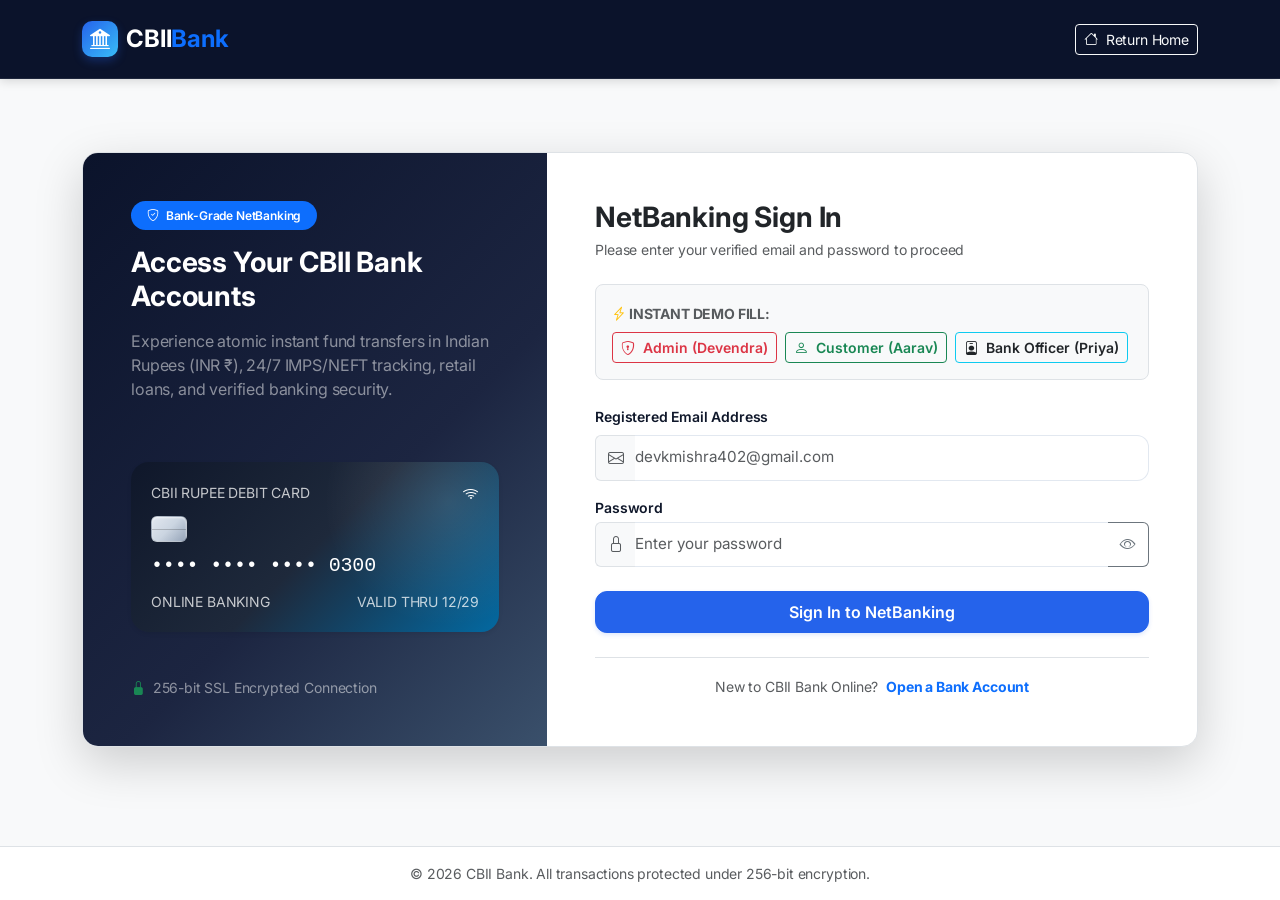
<file: frontend/dashboard.html>
﻿<!DOCTYPE html>
<html lang="en">
<head>
    <meta charset="UTF-8">
    <meta name="viewport" content="width=device-width, initial-scale=1.0">
    <title>Customer Dashboard - CBII NetBanking</title>
    <link rel="preconnect" href="https://fonts.googleapis.com">
    <link rel="preconnect" href="https://fonts.gstatic.com" crossorigin>
    <link href="https://fonts.googleapis.com/css2?family=Inter:wght@300;400;500;600;700;800&display=swap" rel="stylesheet">
    <link href="https://cdn.jsdelivr.net/npm/bootstrap@5.3.3/dist/css/bootstrap.min.css" rel="stylesheet">
    <link rel="stylesheet" href="https://cdn.jsdelivr.net/npm/bootstrap-icons@1.11.3/font/bootstrap-icons.min.css">
    <link rel="stylesheet" href="css/style.css">
</head>
<body>

    <!-- Top Navigation Header -->
    <nav class="navbar navbar-expand-lg navbar-dark navbar-custom sticky-top py-2">
        <div class="container-fluid px-4">
            <a class="navbar-brand d-flex align-items-center gap-2" href="dashboard.html">
                <div class="brand-logo-icon"><i class="bi bi-bank2"></i></div>
                <span class="fs-4 fw-bold text-white">CBII<span class="text-primary">Bank</span></span>
            </a>

            <div class="d-flex align-items-center gap-3 ms-auto">
                <div class="d-none d-md-flex align-items-center gap-2 text-white border-end pe-3">
                    <div class="rounded-circle bg-primary text-white d-flex align-items-center justify-content-center fw-bold user-display-avatar" 
                         style="width: 36px; height: 36px; font-size: 0.85rem;">
                        CU
                    </div>
                    <div>
                        <div class="fw-semibold user-display-name small" style="line-height: 1.2;">Customer</div>
                        <span class="badge bg-success user-display-role" style="font-size: 0.65rem;">CUSTOMER</span>
                    </div>
                </div>

                <a href="transfer.html" class="btn btn-sm btn-primary d-none d-sm-inline-flex align-items-center gap-1">
                    <i class="bi bi-send-fill"></i> Send Money
                </a>

                <button onclick="Auth.logout()" class="btn btn-outline-light btn-sm d-flex align-items-center gap-1" title="Logout">
                    <i class="bi bi-box-arrow-right"></i> <span class="d-none d-sm-inline">Sign Out</span>
                </button>
            </div>
        </div>
    </nav>

    <!-- Layout Container -->
    <div class="dashboard-layout">
        <!-- Sidebar Navigation -->
        <aside class="sidebar">
            <div>
                <div class="nav-section-title">Core Banking</div>
                <div class="nav flex-column mb-3">
                    <a href="dashboard.html" class="nav-link active"><i class="bi bi-grid-1x2-fill"></i> Dashboard</a>
                    <a href="accounts.html" class="nav-link"><i class="bi bi-wallet2"></i> Accounts &amp; Cards</a>
                    <a href="transfer.html" class="nav-link"><i class="bi bi-arrow-left-right"></i> Transfer Money</a>
                    <a href="transactions.html" class="nav-link"><i class="bi bi-clock-history"></i> Transactions Ledger</a>
                </div>

                <div class="nav-section-title">Services &amp; Payees</div>
                <div class="nav flex-column mb-3">
                    <a href="beneficiaries.html" class="nav-link"><i class="bi bi-people"></i> Beneficiary Directory</a>
                    <a href="loans.html" class="nav-link"><i class="bi bi-cash-stack"></i> Loans &amp; Financing</a>
                    <a href="profile.html" class="nav-link"><i class="bi bi-person-gear"></i> Settings &amp; Profile</a>
                </div>

                <div class="nav-section-title nav-admin-only d-none">Management</div>
                <div class="nav flex-column nav-admin-only d-none">
                    <a href="admin.html" class="nav-link text-danger fw-semibold"><i class="bi bi-speedometer2 text-danger"></i> Admin Operations</a>
                </div>
            </div>

            <!-- Sidebar User Card -->
            <div class="sidebar-user-card">
                <div class="d-flex align-items-center gap-2">
                    <div class="rounded-circle bg-secondary text-white d-flex align-items-center justify-content-center fw-bold user-display-avatar" 
                         style="width: 32px; height: 32px; font-size: 0.75rem;">
                        CU
                    </div>
                    <div class="overflow-hidden">
                        <div class="fw-bold text-truncate small user-display-name">Customer</div>
                        <div class="text-muted text-truncate small user-display-email" style="font-size: 0.7rem;">email@example.com</div>
                    </div>
                </div>
            </div>
        </aside>

        <!-- Main Workspace -->
        <main class="main-content">
            <!-- Greeting & Quick Stats Header -->
            <div class="d-flex justify-content-between align-items-center mb-4 flex-wrap gap-2">
                <div>
                    <h3 class="fw-bold mb-1">Hello, <span class="user-display-name text-primary">Customer</span> 👋</h3>
                    <p class="text-muted small mb-0">Here is your verified portfolio overview and real-time ledger activity.</p>
                </div>
                <div class="d-flex gap-2">
                    <button class="btn btn-sm btn-outline-secondary d-flex align-items-center gap-1" onclick="loadDashboard()">
                        <i class="bi bi-arrow-clockwise"></i> Refresh Feed
                    </button>
                    <a href="transfer.html" class="btn btn-sm btn-primary d-flex align-items-center gap-1">
                        <i class="bi bi-plus-circle"></i> New Transfer
                    </a>
                </div>
            </div>

            <!-- KPI Cards Row -->
            <div class="row g-3 mb-4">
                <div class="col-sm-6 col-xl-4">
                    <div class="card card-custom stat-card stat-card-blue h-100">
                        <div class="d-flex justify-content-between align-items-start">
                            <div>
                                <span class="text-muted small fw-bold text-uppercase">Cumulative Net Balance</span>
                                <h2 id="totalNetBalance" class="fw-bold text-primary my-1">$0.00</h2>
                                <span class="badge bg-primary-subtle text-primary small">Across All Accounts</span>
                            </div>
                            <div class="stat-icon-wrapper"><i class="bi bi-currency-rupee"></i></div>
                        </div>
                    </div>
                </div>

                <div class="col-sm-6 col-xl-4">
                    <div class="card card-custom stat-card stat-card-green h-100">
                        <div class="d-flex justify-content-between align-items-start">
                            <div>
                                <span class="text-muted small fw-bold text-uppercase">Active Bank Accounts</span>
                                <h2 id="activeAccountsBadge" class="fw-bold text-success my-1">0</h2>
                                <a href="accounts.html" class="text-decoration-none small text-success fw-semibold">View account cards &rarr;</a>
                            </div>
                            <div class="stat-icon-wrapper"><i class="bi bi-wallet2"></i></div>
                        </div>
                    </div>
                </div>

                <div class="col-sm-6 col-xl-4">
                    <div class="card card-custom stat-card stat-card-amber h-100">
                        <div class="d-flex justify-content-between align-items-start">
                            <div>
                                <span class="text-muted small fw-bold text-uppercase">Total Ledger Transactions</span>
                                <h2 id="totalTxCountBadge" class="fw-bold text-warning my-1">0</h2>
                                <a href="transactions.html" class="text-decoration-none small text-warning fw-semibold">Full transaction history &rarr;</a>
                            </div>
                            <div class="stat-icon-wrapper"><i class="bi bi-receipt"></i></div>
                        </div>
                    </div>
                </div>
            </div>

            <!-- Virtual Cards Carousel & Quick Operations Console -->
            <div class="row g-4 mb-4">
                <!-- Virtual Cards Portfolio -->
                <div class="col-lg-7">
                    <div class="card card-custom p-4 h-100">
                        <div class="d-flex justify-content-between align-items-center mb-3">
                            <h5 class="fw-bold mb-0"><i class="bi bi-credit-card-2-front text-primary me-2"></i> Active Accounts &amp; Debit Cards</h5>
                            <a href="accounts.html" class="btn btn-sm btn-outline-primary">+ Open Account</a>
                        </div>

                        <div id="virtualCardsContainer" class="row g-3">
                            <div class="col-12 text-center py-5 text-muted">
                                <div class="spinner-border spinner-border-sm text-primary me-2"></div> Loading digital cards...
                            </div>
                        </div>
                    </div>
                </div>

                <!-- Fast Deposit & Withdrawal Console -->
                <div class="col-lg-5">
                    <div class="card card-custom p-4 h-100">
                        <h5 class="fw-bold mb-3"><i class="bi bi-lightning-charge-fill text-warning me-2"></i> Fast Transaction Desk</h5>

                        <ul class="nav nav-pills nav-fill mb-3 bg-light p-1 rounded-3" id="quickOpTabs">
                            <li class="nav-item">
                                <button class="nav-link active fw-semibold" id="tabDepositBtn" onclick="setQuickDeskMode('DEPOSIT')">
                                    <i class="bi bi-arrow-down-circle me-1"></i> Deposit
                                </button>
                            </li>
                            <li class="nav-item">
                                <button class="nav-link fw-semibold" id="tabWithdrawBtn" onclick="setQuickDeskMode('WITHDRAW')">
                                    <i class="bi bi-arrow-up-circle me-1"></i> Withdraw
                                </button>
                            </li>
                        </ul>

                        <form id="quickDeskForm">
                            <div class="mb-3">
                                <label class="form-label small fw-semibold">Target Account</label>
                                <select id="deskAccountSelect" class="form-select" required>
                                    <option value="">Select account...</option>
                                </select>
                            </div>

                            <div class="mb-3">
                                <label class="form-label small fw-semibold">Amount ($)</label>
                                <div class="input-group">
                                    <span class="input-group-text">$</span>
                                    <input type="number" step="0.01" min="1" id="deskAmount" class="form-control" placeholder="100.00" required>
                                </div>
                            </div>

                            <div class="mb-3">
                                <label class="form-label small fw-semibold">Description / Memo</label>
                                <input type="text" id="deskDescription" class="form-control" placeholder="e.g. Counter deposit, ATM withdraw">
                            </div>

                            <button type="submit" id="deskSubmitBtn" class="btn btn-primary w-100 py-2 fw-semibold">
                                <span id="deskSpinner" class="spinner-border spinner-border-sm d-none me-2"></span>
                                Confirm Deposit
                            </button>
                        </form>
                    </div>
                </div>
            </div>

            <!-- Recent Transactions Table -->
            <div class="card card-custom p-4">
                <div class="d-flex justify-content-between align-items-center mb-3 flex-wrap gap-2">
                    <h5 class="fw-bold mb-0"><i class="bi bi-clock-history text-primary me-2"></i> Recent Account Activity</h5>
                    <a href="transactions.html" class="btn btn-sm btn-outline-secondary">View Full Ledger &rarr;</a>
                </div>

                <div class="table-responsive">
                    <table class="table table-custom table-hover">
                        <thead>
                            <tr>
                                <th>Ref ID</th>
                                <th>Type</th>
                                <th>Counterparty / Details</th>
                                <th>Amount</th>
                                <th>Status</th>
                                <th>Timestamp</th>
                                <th>Receipt</th>
                            </tr>
                        </thead>
                        <tbody id="recentTransactionsTableBody">
                            <tr>
                                <td colspan="7" class="text-center py-4 text-muted">
                                    <div class="spinner-border spinner-border-sm text-primary me-2"></div> Loading transaction stream...
                                </td>
                            </tr>
                        </tbody>
                    </table>
                </div>
            </div>
        </main>
    </div>

    <!-- Printable Official Transaction Receipt Modal -->
    <div class="modal fade" id="receiptModal" tabindex="-1" aria-hidden="true">
        <div class="modal-dialog modal-dialog-centered">
            <div class="modal-content">
                <div class="modal-header border-0 pb-0">
                    <h5 class="modal-title fw-bold text-primary"><i class="bi bi-receipt me-1"></i> Transaction Receipt</h5>
                    <button type="button" class="btn-close" data-bs-dismiss="modal" aria-label="Close"></button>
                </div>
                <div class="modal-body" id="printableReceiptArea">
                    <div class="receipt-paper">
                        <div class="receipt-watermark">CBII BANK</div>
                        <div class="text-center mb-4">
                            <div class="brand-logo-icon mx-auto mb-2"><i class="bi bi-bank2"></i></div>
                            <h5 class="fw-bold mb-0">CBII Bank</h5>
                            <small class="text-muted">Official Payment &amp; Transfer Voucher</small>
                        </div>

                        <div class="text-center my-3 py-2 bg-light rounded-3">
                            <span class="text-muted small">Transacted Amount</span>
                            <h3 class="fw-bold text-primary mb-0" id="rcptAmount">$0.00</h3>
                            <span class="badge bg-success-subtle text-success small" id="rcptStatus">SUCCESSFUL</span>
                        </div>

                        <div class="list-group list-group-flush small">
                            <div class="list-group-item d-flex justify-content-between px-0">
                                <span class="text-muted">Reference ID:</span>
                                <span class="font-monospace fw-bold" id="rcptRef">TXN-0000</span>
                            </div>
                            <div class="list-group-item d-flex justify-content-between px-0">
                                <span class="text-muted">Transaction Type:</span>
                                <span class="fw-semibold" id="rcptType">TRANSFER</span>
                            </div>
                            <div class="list-group-item d-flex justify-content-between px-0">
                                <span class="text-muted">Source Account:</span>
                                <span class="font-monospace" id="rcptSource">100100200300</span>
                            </div>
                            <div class="list-group-item d-flex justify-content-between px-0">
                                <span class="text-muted">Destination:</span>
                                <span class="font-monospace" id="rcptTarget">200200300400</span>
                            </div>
                            <div class="list-group-item d-flex justify-content-between px-0">
                                <span class="text-muted">Description / Memo:</span>
                                <span id="rcptDesc">Payment</span>
                            </div>
                            <div class="list-group-item d-flex justify-content-between px-0">
                                <span class="text-muted">Date &amp; Time:</span>
                                <span id="rcptDate">2026-09-13 14:00</span>
                            </div>
                        </div>

                        <div class="text-center mt-4 pt-2 border-top text-muted" style="font-size: 0.72rem;">
                            Electronically verified transaction. No physical signature required.
                        </div>
                    </div>
                </div>
                <div class="modal-footer border-0">
                    <button type="button" class="btn btn-outline-secondary" data-bs-dismiss="modal">Close</button>
                    <button type="button" class="btn btn-primary" onclick="window.print()"><i class="bi bi-printer me-1"></i> Print Voucher</button>
                </div>
            </div>
        </div>
    </div>

    <script src="https://cdn.jsdelivr.net/npm/bootstrap@5.3.3/dist/js/bootstrap.bundle.min.js"></script>
    <script src="js/api.js"></script>
    <script src="js/auth.js"></script>
    <script src="js/dashboard.js"></script>
</body>
</html>
</file>
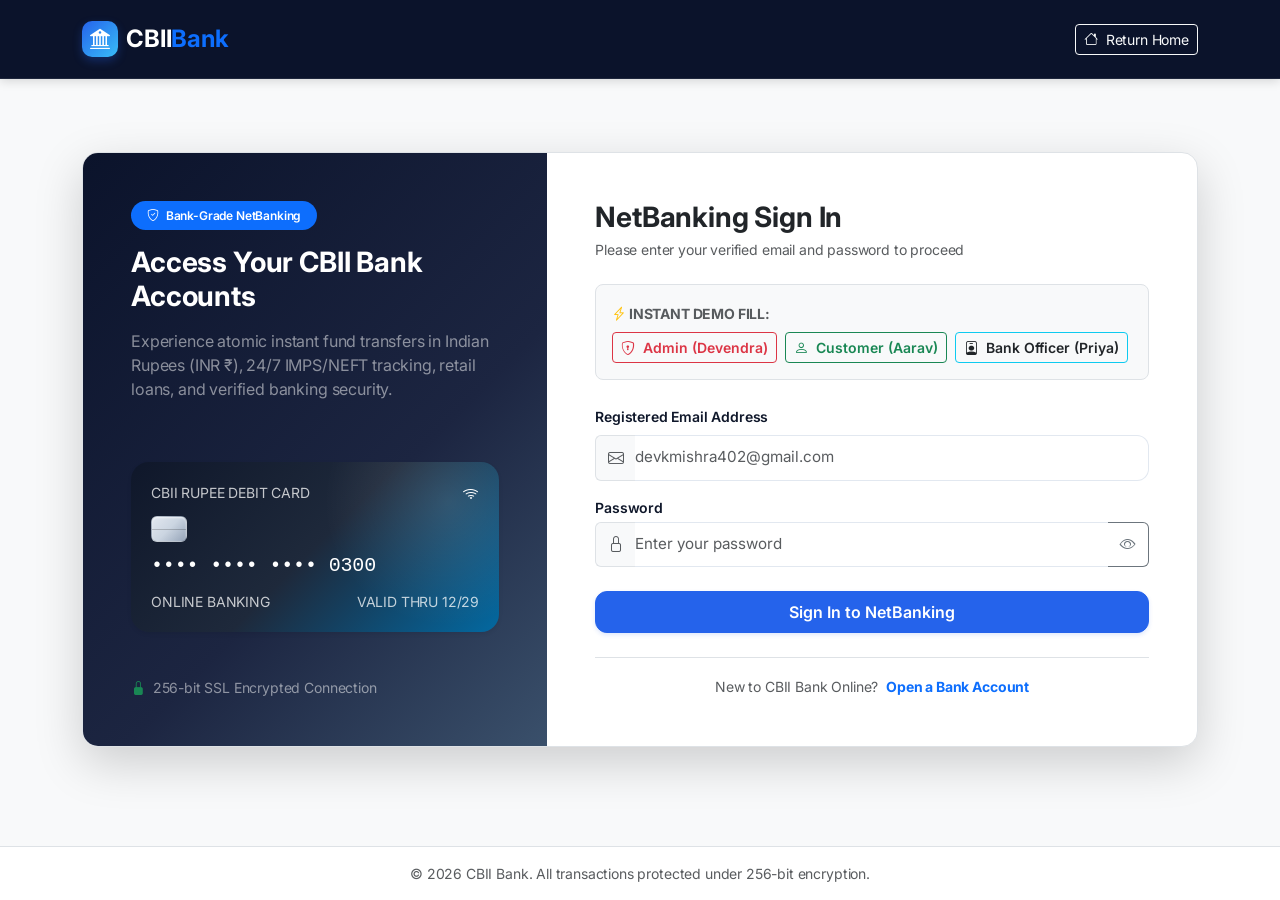
<file: frontend/loans.html>
﻿<!DOCTYPE html>
<html lang="en">
<head>
    <meta charset="UTF-8">
    <meta name="viewport" content="width=device-width, initial-scale=1.0">
    <title>Loan Services &amp; Financing - CBII NetBanking</title>
    <link rel="preconnect" href="https://fonts.googleapis.com">
    <link rel="preconnect" href="https://fonts.gstatic.com" crossorigin>
    <link href="https://fonts.googleapis.com/css2?family=Inter:wght@300;400;500;600;700;800&display=swap" rel="stylesheet">
    <link href="https://cdn.jsdelivr.net/npm/bootstrap@5.3.3/dist/css/bootstrap.min.css" rel="stylesheet">
    <link rel="stylesheet" href="https://cdn.jsdelivr.net/npm/bootstrap-icons@1.11.3/font/bootstrap-icons.min.css">
    <link rel="stylesheet" href="css/style.css">
</head>
<body>

    <!-- Top Navigation Header -->
    <nav class="navbar navbar-expand-lg navbar-dark navbar-custom sticky-top py-2">
        <div class="container-fluid px-4">
            <a class="navbar-brand d-flex align-items-center gap-2" href="dashboard.html">
                <div class="brand-logo-icon"><i class="bi bi-bank2"></i></div>
                <span class="fs-4 fw-bold text-white">CBII<span class="text-primary">Bank</span></span>
            </a>

            <div class="d-flex align-items-center gap-3 ms-auto">
                <div class="d-none d-md-flex align-items-center gap-2 text-white border-end pe-3">
                    <div class="rounded-circle bg-primary text-white d-flex align-items-center justify-content-center fw-bold user-display-avatar" 
                         style="width: 36px; height: 36px; font-size: 0.85rem;">
                        CU
                    </div>
                    <div>
                        <div class="fw-semibold user-display-name small" style="line-height: 1.2;">Customer</div>
                        <span class="badge bg-success user-display-role" style="font-size: 0.65rem;">CUSTOMER</span>
                    </div>
                </div>

                <button onclick="Auth.logout()" class="btn btn-outline-light btn-sm d-flex align-items-center gap-1">
                    <i class="bi bi-box-arrow-right"></i> <span class="d-none d-sm-inline">Sign Out</span>
                </button>
            </div>
        </div>
    </nav>

    <!-- Layout Container -->
    <div class="dashboard-layout">
        <!-- Sidebar Navigation -->
        <aside class="sidebar">
            <div>
                <div class="nav-section-title">Core Banking</div>
                <div class="nav flex-column mb-3">
                    <a href="dashboard.html" class="nav-link"><i class="bi bi-grid-1x2-fill"></i> Dashboard</a>
                    <a href="accounts.html" class="nav-link"><i class="bi bi-wallet2"></i> Accounts &amp; Cards</a>
                    <a href="transfer.html" class="nav-link"><i class="bi bi-arrow-left-right"></i> Transfer Money</a>
                    <a href="transactions.html" class="nav-link"><i class="bi bi-clock-history"></i> Transactions Ledger</a>
                </div>

                <div class="nav-section-title">Services &amp; Payees</div>
                <div class="nav flex-column mb-3">
                    <a href="beneficiaries.html" class="nav-link"><i class="bi bi-people"></i> Beneficiary Directory</a>
                    <a href="loans.html" class="nav-link active"><i class="bi bi-cash-stack"></i> Loans &amp; Financing</a>
                    <a href="profile.html" class="nav-link"><i class="bi bi-person-gear"></i> Settings &amp; Profile</a>
                </div>

                <div class="nav-section-title nav-admin-only d-none">Management</div>
                <div class="nav flex-column nav-admin-only d-none">
                    <a href="admin.html" class="nav-link text-danger fw-semibold"><i class="bi bi-speedometer2 text-danger"></i> Admin Operations</a>
                </div>
            </div>

            <!-- Sidebar User Card -->
            <div class="sidebar-user-card">
                <div class="d-flex align-items-center gap-2">
                    <div class="rounded-circle bg-secondary text-white d-flex align-items-center justify-content-center fw-bold user-display-avatar" 
                         style="width: 32px; height: 32px; font-size: 0.75rem;">
                        CU
                    </div>
                    <div class="overflow-hidden">
                        <div class="fw-bold text-truncate small user-display-name">Customer</div>
                        <div class="text-muted text-truncate small user-display-email" style="font-size: 0.7rem;">email@example.com</div>
                    </div>
                </div>
            </div>
        </aside>

        <!-- Main Workspace -->
        <main class="main-content">
            <div class="d-flex justify-content-between align-items-center mb-4 flex-wrap gap-2">
                <div>
                    <h3 class="fw-bold mb-1">Retail Lending &amp; Loan Financing</h3>
                    <p class="text-muted small mb-0">Custom loan origination with competitive interest rates and instant EMI simulation</p>
                </div>
                <button class="btn btn-primary btn-sm d-flex align-items-center gap-1 shadow-sm" data-bs-toggle="modal" data-bs-target="#applyLoanModal">
                    <i class="bi bi-plus-circle"></i> Apply for Loan
                </button>
            </div>

            <!-- Interactive EMI Calculator Box -->
            <div class="card card-custom p-4 mb-4 bg-white">
                <h5 class="fw-bold text-dark mb-3"><i class="bi bi-calculator text-primary me-2"></i> Interactive Loan EMI Simulator</h5>

                <div class="row g-4 align-items-center">
                    <div class="col-lg-7">
                        <div class="mb-3">
                            <div class="d-flex justify-content-between align-items-center mb-1">
                                <label class="form-label fw-semibold small mb-0">Loan Amount</label>
                                <span class="fw-bold text-primary fs-5" id="simAmountLabel">$50,000</span>
                            </div>
                            <input type="range" class="form-range" id="simAmountRange" min="1000" max="500000" step="1000" value="50000">
                        </div>

                        <div class="mb-3">
                            <div class="d-flex justify-content-between align-items-center mb-1">
                                <label class="form-label fw-semibold small mb-0">Repayment Period</label>
                                <span class="fw-bold text-primary fs-5" id="simTenureLabel">24 Months</span>
                            </div>
                            <input type="range" class="form-range" id="simTenureRange" min="6" max="120" step="6" value="24">
                        </div>
                    </div>

                    <div class="col-lg-5">
                        <div class="p-3 bg-light rounded-3 border text-center">
                            <div class="small text-muted mb-1">Estimated Monthly Payment</div>
                            <h2 class="fw-bold text-success mb-2" id="simEmiResult">$2,273.00</h2>
                            <div class="d-flex justify-content-around border-top pt-2 small text-muted">
                                <div>Interest: <strong class="text-dark" id="simRateResult">8.50%</strong></div>
                                <div>Total Cost: <strong class="text-dark" id="simTotalCostResult">$54,552.00</strong></div>
                            </div>
                        </div>
                    </div>
                </div>
            </div>

            <!-- Existing Loans Applications Table -->
            <div class="card card-custom p-4">
                <h5 class="fw-bold text-dark mb-3"><i class="bi bi-clock-history text-primary me-2"></i> My Loan Portfolio</h5>
                <div class="table-responsive">
                    <table class="table table-custom table-hover">
                        <thead>
                            <tr>
                                <th>Loan ID</th>
                                <th>Principal Amount</th>
                                <th>Rate (APR)</th>
                                <th>Tenure</th>
                                <th>Monthly EMI</th>
                                <th>Status</th>
                                <th>Submission Date</th>
                                <th>Underwriter Remarks</th>
                            </tr>
                        </thead>
                        <tbody id="loansTableBody">
                            <tr>
                                <td colspan="8" class="text-center py-5 text-muted">
                                    <div class="spinner-border spinner-border-sm text-primary me-2"></div> Loading loans...
                                </td>
                            </tr>
                        </tbody>
                    </table>
                </div>
            </div>
        </main>
    </div>

    <!-- Modal: Apply for Loan -->
    <div class="modal fade" id="applyLoanModal" tabindex="-1" aria-hidden="true">
        <div class="modal-dialog modal-dialog-centered">
            <div class="modal-content">
                <div class="modal-header">
                    <h5 class="modal-title fw-bold text-dark"><i class="bi bi-file-earmark-plus text-primary me-2"></i> Submit Loan Application</h5>
                    <button type="button" class="btn-close" data-bs-dismiss="modal" aria-label="Close"></button>
                </div>
                <form id="applyLoanForm">
                    <div class="modal-body">
                        <div class="mb-3">
                            <label for="modalLoanAmount" class="form-label fw-semibold small">Requested Loan Principal (₹)</label>
                            <input type="number" step="100" min="1000" max="5000000" class="form-control" id="modalLoanAmount" required placeholder="50000" value="50000">
                            <div class="form-text small">Minimum ₹10,000 | Maximum ₹50,00,000</div>
                        </div>

                        <div class="mb-3">
                            <label for="modalLoanTenure" class="form-label fw-semibold small">Tenure (in months)</label>
                            <input type="number" min="3" max="360" class="form-control" id="modalLoanTenure" required placeholder="24" value="24">
                            <div class="form-text small">Between 3 and 360 months (up to 30 years)</div>
                        </div>

                        <div class="mb-3">
                            <label for="modalLoanRemarks" class="form-label fw-semibold small">Loan Purpose / Remarks</label>
                            <textarea class="form-control" id="modalLoanRemarks" rows="2" placeholder="e.g. Home Improvement, Vehicle Purchase, Higher Education"></textarea>
                        </div>

                        <div class="p-3 bg-light rounded-3 border">
                            <div class="d-flex justify-content-between small">
                                <span class="text-muted">Calculated Monthly Installment:</span>
                                <span class="fw-bold text-primary" id="modalCalculatedEmi">$2,273.00 / mo</span>
                            </div>
                        </div>
                    </div>
                    <div class="modal-footer">
                        <button type="button" class="btn btn-secondary btn-sm" data-bs-dismiss="modal">Cancel</button>
                        <button type="submit" id="modalApplyBtn" class="btn btn-primary btn-sm">Submit Application</button>
                    </div>
                </form>
            </div>
        </div>
    </div>

    <script src="https://cdn.jsdelivr.net/npm/bootstrap@5.3.3/dist/js/bootstrap.bundle.min.js"></script>
    <script src="js/api.js"></script>
    <script src="js/auth.js"></script>
    <script src="js/loans.js"></script>
</body>
</html>
</file>
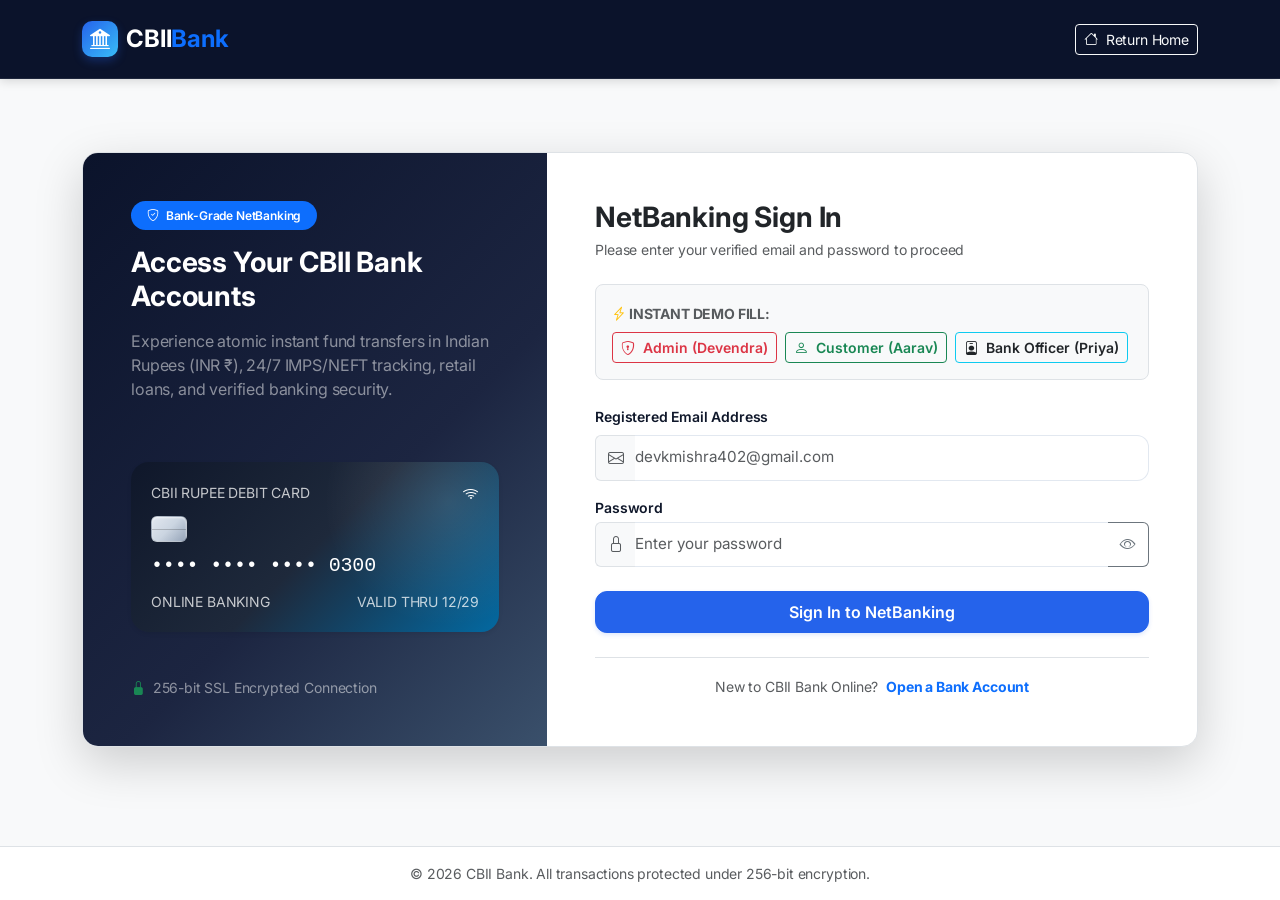
<file: frontend/login.html>
<!DOCTYPE html>
<html lang="en">
<head>
    <meta charset="UTF-8">
    <meta name="viewport" content="width=device-width, initial-scale=1.0">
    <title>Secure NetBanking Sign In - CBII Bank</title>
    <link rel="preconnect" href="https://fonts.googleapis.com">
    <link rel="preconnect" href="https://fonts.gstatic.com" crossorigin>
    <link href="https://fonts.googleapis.com/css2?family=Inter:wght@300;400;500;600;700&display=swap" rel="stylesheet">
    <link href="https://cdn.jsdelivr.net/npm/bootstrap@5.3.3/dist/css/bootstrap.min.css" rel="stylesheet">
    <link rel="stylesheet" href="https://cdn.jsdelivr.net/npm/bootstrap-icons@1.11.3/font/bootstrap-icons.min.css">
    <link rel="stylesheet" href="css/style.css">
</head>
<body class="bg-light d-flex flex-column min-vh-100">

    <!-- Navbar -->
    <nav class="navbar navbar-dark navbar-custom py-3">
        <div class="container">
            <a class="navbar-brand d-flex align-items-center gap-2" href="index.html">
                <div class="brand-logo-icon"><i class="bi bi-bank2"></i></div>
                <span class="fs-4 fw-bold text-white">CBII<span class="text-primary">Bank</span></span>
            </a>
            <a href="index.html" class="btn btn-outline-light btn-sm"><i class="bi bi-house me-1"></i> Return Home</a>
        </div>
    </nav>

    <!-- Split Screen Login Layout -->
    <main class="container my-auto py-5">
        <div class="row justify-content-center align-items-stretch g-0 shadow-lg rounded-4 overflow-hidden bg-white border">
            <!-- Left Info Panel -->
            <div class="col-lg-5 d-none d-lg-flex flex-column justify-content-between p-5 text-white" 
                 style="background: linear-gradient(135deg, #0b132b 0%, #1c2541 60%, #3a506b 100%);">
                <div>
                    <span class="badge bg-primary px-3 py-2 rounded-pill fw-semibold mb-3">
                        <i class="bi bi-shield-check me-1"></i> Bank-Grade NetBanking
                    </span>
                    <h3 class="fw-bold mb-3">Access Your CBII Bank Accounts</h3>
                    <p class="text-white-50">
                        Experience atomic instant fund transfers in Indian Rupees (INR ₹), 24/7 IMPS/NEFT tracking, retail loans, and verified banking security.
                    </p>
                </div>

                <div class="py-4">
                    <div class="virtual-debit-card card-savings shadow-sm" style="min-height: 170px; padding: 1.25rem;">
                        <div class="d-flex justify-content-between">
                            <span class="small opacity-75">CBII RUPEE DEBIT CARD</span>
                            <i class="bi bi-wifi"></i>
                        </div>
                        <div class="card-emv-chip my-2" style="width: 36px; height: 26px;"></div>
                        <div class="font-monospace fs-5">•••• •••• •••• 0300</div>
                        <div class="d-flex justify-content-between small opacity-75 mt-2">
                            <span>ONLINE BANKING</span>
                            <span>VALID THRU 12/29</span>
                        </div>
                    </div>
                </div>

                <div class="text-white-50 small">
                    <i class="bi bi-lock-fill me-1 text-success"></i> 256-bit SSL Encrypted Connection
                </div>
            </div>

            <!-- Right Login Form -->
            <div class="col-lg-7 p-4 p-md-5">
                <div class="mb-4">
                    <h3 class="fw-bold text-dark mb-1">NetBanking Sign In</h3>
                    <p class="text-muted small">Please enter your verified email and password to proceed</p>
                </div>

                <!-- One-click Demo User Pill Switcher -->
                <div class="mb-4 p-3 bg-light rounded-3 border">
                    <label class="form-label small fw-bold text-uppercase text-muted mb-2">
                        <i class="bi bi-lightning-charge text-warning"></i> Instant Demo Fill:
                    </label>
                    <div class="d-flex flex-wrap gap-2">
                        <button type="button" class="btn btn-sm btn-outline-danger fw-semibold" onclick="fillDemo('devkmishra402@gmail.com', 'DevAnil@789974')">
                            <i class="bi bi-shield-lock me-1"></i> Admin (Devendra)
                        </button>
                        <button type="button" class="btn btn-sm btn-outline-success fw-semibold" onclick="fillDemo('aarav.patel@gmail.com', 'Customer@123')">
                            <i class="bi bi-person me-1"></i> Customer (Aarav)
                        </button>
                        <button type="button" class="btn btn-sm btn-outline-info fw-semibold text-dark" onclick="fillDemo('employee@cbiibank.com', 'DevAnil@789974')">
                            <i class="bi bi-person-badge me-1"></i> Bank Officer (Priya)
                        </button>
                    </div>
                </div>

                <form id="loginForm" novalidate>
                    <div class="mb-3">
                        <label for="email" class="form-label fw-semibold small">Registered Email Address</label>
                        <div class="input-group">
                            <span class="input-group-text bg-light border-end-0"><i class="bi bi-envelope text-muted"></i></span>
                            <input type="email" class="form-control border-start-0 ps-0" id="email" required placeholder="devkmishra402@gmail.com">
                        </div>
                    </div>

                    <div class="mb-4">
                        <div class="d-flex justify-content-between align-items-center mb-1">
                            <label for="password" class="form-label fw-semibold small mb-0">Password</label>
                        </div>
                        <div class="input-group">
                            <span class="input-group-text bg-light border-end-0"><i class="bi bi-lock text-muted"></i></span>
                            <input type="password" class="form-control border-start-0 border-end-0 ps-0" id="password" required placeholder="Enter your password">
                            <button class="btn btn-outline-secondary border-start-0" type="button" id="togglePwdBtn" onclick="togglePasswordVisibility()">
                                <i class="bi bi-eye" id="togglePwdIcon"></i>
                            </button>
                        </div>
                    </div>

                    <button type="submit" id="loginBtn" class="btn btn-primary w-100 py-2 fw-semibold">
                        <span id="btnSpinner" class="spinner-border spinner-border-sm d-none me-2"></span>
                        Sign In to NetBanking
                    </button>
                </form>

                <div class="text-center mt-4 pt-3 border-top">
                    <span class="text-muted small">New to CBII Bank Online?</span>
                    <a href="register.html" class="fw-bold text-decoration-none ms-1 small">Open a Bank Account</a>
                </div>
            </div>
        </div>
    </main>

    <footer class="bg-white py-3 border-top text-center text-muted small mt-auto">
        &copy; 2026 CBII Bank. All transactions protected under 256-bit encryption.
    </footer>

    <script src="https://cdn.jsdelivr.net/npm/bootstrap@5.3.3/dist/js/bootstrap.bundle.min.js"></script>
    <script src="js/api.js"></script>
    <script src="js/auth.js"></script>
    <script>
        Auth.redirectIfAuthenticated();

        const urlParams = new URLSearchParams(window.location.search);
        if (urlParams.get('error') === 'session_expired') {
            showAlert('Your NetBanking session has expired. Please sign in again.', 'warning');
        }

        function fillDemo(email, pwd) {
            document.getElementById('email').value = email;
            document.getElementById('password').value = pwd;
        }

        function togglePasswordVisibility() {
            const pwdInput = document.getElementById('password');
            const icon = document.getElementById('togglePwdIcon');
            if (pwdInput.type === 'password') {
                pwdInput.type = 'text';
                icon.className = 'bi bi-eye-slash';
            } else {
                pwdInput.type = 'password';
                icon.className = 'bi bi-eye';
            }
        }

        document.getElementById('loginForm').addEventListener('submit', async (e) => {
            e.preventDefault();
            const email = document.getElementById('email').value.trim();
            const password = document.getElementById('password').value;

            if (!email || !password) {
                showAlert('Please provide both email and password', 'error');
                return;
            }

            const btn = document.getElementById('loginBtn');
            const spinner = document.getElementById('btnSpinner');
            btn.disabled = true;
            spinner.classList.remove('d-none');

            try {
                const response = await apiRequest('/api/auth/login', {
                    method: 'POST',
                    body: JSON.stringify({ email, password })
                });

                if (response.success && response.data) {
                    Auth.setUserSession(response.data);
                    showAlert('Authentication successful! Opening banking portal...', 'success');
                    setTimeout(() => {
                        if (response.data.role === 'ADMIN' || response.data.role === 'BANK_EMPLOYEE') {
                            window.location.href = 'admin.html';
                        } else {
                            window.location.href = 'dashboard.html';
                        }
                    }, 800);
                }
            } catch (err) {
                showAlert(err.message || 'Login failed. Please verify credentials.', 'error');
            } finally {
                btn.disabled = false;
                spinner.classList.add('d-none');
            }
        });
    </script>
</body>
</html>
</file>
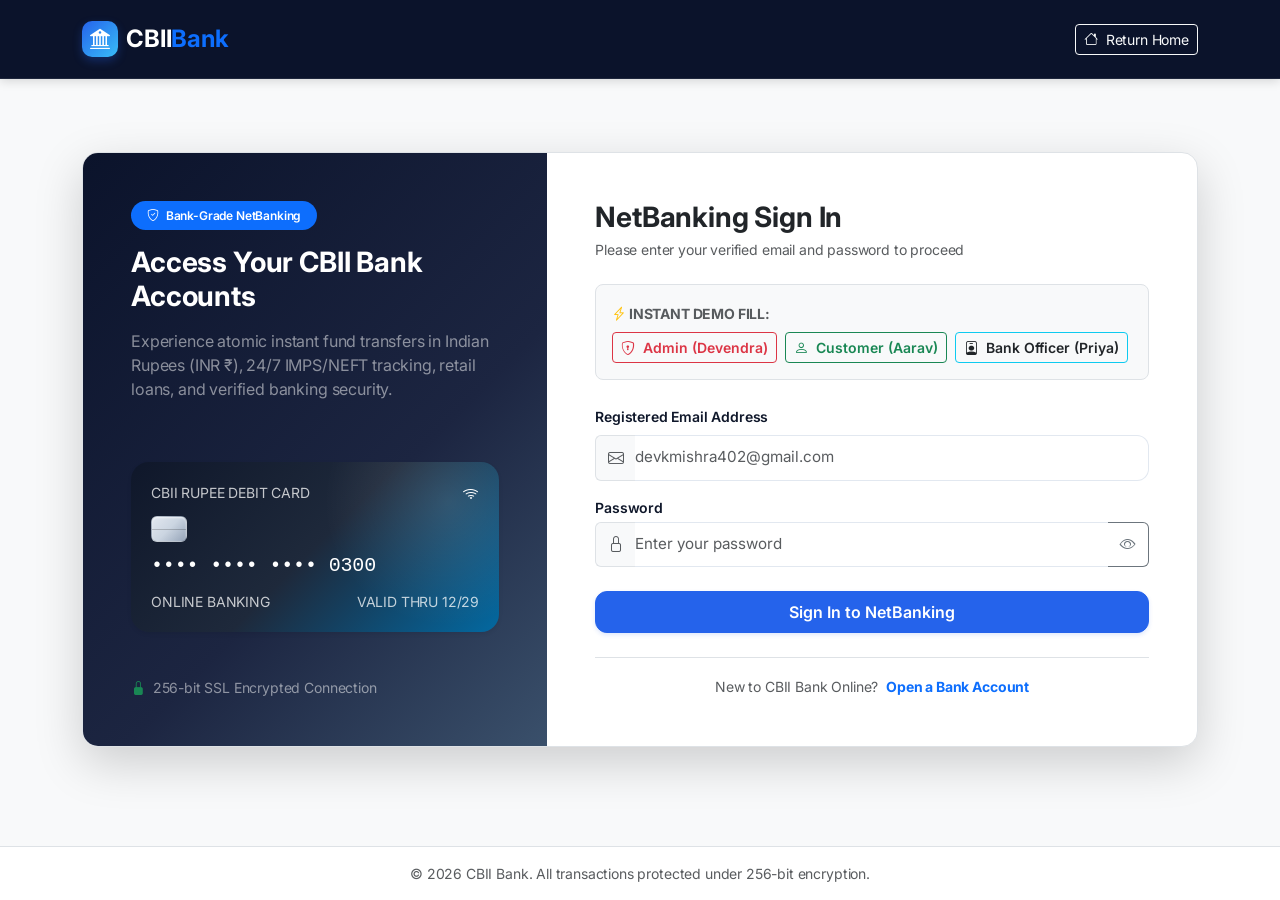
<file: frontend/profile.html>
﻿<!DOCTYPE html>
<html lang="en">
<head>
    <meta charset="UTF-8">
    <meta name="viewport" content="width=device-width, initial-scale=1.0">
    <title>Customer Profile &amp; Security - CBII NetBanking</title>
    <link rel="preconnect" href="https://fonts.googleapis.com">
    <link rel="preconnect" href="https://fonts.gstatic.com" crossorigin>
    <link href="https://fonts.googleapis.com/css2?family=Inter:wght@300;400;500;600;700;800&display=swap" rel="stylesheet">
    <link href="https://cdn.jsdelivr.net/npm/bootstrap@5.3.3/dist/css/bootstrap.min.css" rel="stylesheet">
    <link rel="stylesheet" href="https://cdn.jsdelivr.net/npm/bootstrap-icons@1.11.3/font/bootstrap-icons.min.css">
    <link rel="stylesheet" href="css/style.css">
</head>
<body>

    <!-- Top Navigation Header -->
    <nav class="navbar navbar-expand-lg navbar-dark navbar-custom sticky-top py-2">
        <div class="container-fluid px-4">
            <a class="navbar-brand d-flex align-items-center gap-2" href="dashboard.html">
                <div class="brand-logo-icon"><i class="bi bi-bank2"></i></div>
                <span class="fs-4 fw-bold text-white">CBII<span class="text-primary">Bank</span></span>
            </a>

            <div class="d-flex align-items-center gap-3 ms-auto">
                <div class="d-none d-md-flex align-items-center gap-2 text-white border-end pe-3">
                    <div class="rounded-circle bg-primary text-white d-flex align-items-center justify-content-center fw-bold user-display-avatar" 
                         style="width: 36px; height: 36px; font-size: 0.85rem;">
                        CU
                    </div>
                    <div>
                        <div class="fw-semibold user-display-name small" style="line-height: 1.2;">Customer</div>
                        <span class="badge bg-success user-display-role" style="font-size: 0.65rem;">CUSTOMER</span>
                    </div>
                </div>

                <button onclick="Auth.logout()" class="btn btn-outline-light btn-sm d-flex align-items-center gap-1">
                    <i class="bi bi-box-arrow-right"></i> <span class="d-none d-sm-inline">Sign Out</span>
                </button>
            </div>
        </div>
    </nav>

    <!-- Layout Container -->
    <div class="dashboard-layout">
        <!-- Sidebar Navigation -->
        <aside class="sidebar">
            <div>
                <div class="nav-section-title">Core Banking</div>
                <div class="nav flex-column mb-3">
                    <a href="dashboard.html" class="nav-link"><i class="bi bi-grid-1x2-fill"></i> Dashboard</a>
                    <a href="accounts.html" class="nav-link"><i class="bi bi-wallet2"></i> Accounts &amp; Cards</a>
                    <a href="transfer.html" class="nav-link"><i class="bi bi-arrow-left-right"></i> Transfer Money</a>
                    <a href="transactions.html" class="nav-link"><i class="bi bi-clock-history"></i> Transactions Ledger</a>
                </div>

                <div class="nav-section-title">Services &amp; Payees</div>
                <div class="nav flex-column mb-3">
                    <a href="beneficiaries.html" class="nav-link"><i class="bi bi-people"></i> Beneficiary Directory</a>
                    <a href="loans.html" class="nav-link"><i class="bi bi-cash-stack"></i> Loans &amp; Financing</a>
                    <a href="profile.html" class="nav-link active"><i class="bi bi-person-gear"></i> Settings &amp; Profile</a>
                </div>

                <div class="nav-section-title nav-admin-only d-none">Management</div>
                <div class="nav flex-column nav-admin-only d-none">
                    <a href="admin.html" class="nav-link text-danger fw-semibold"><i class="bi bi-speedometer2 text-danger"></i> Admin Operations</a>
                </div>
            </div>

            <!-- Sidebar User Card -->
            <div class="sidebar-user-card">
                <div class="d-flex align-items-center gap-2">
                    <div class="rounded-circle bg-secondary text-white d-flex align-items-center justify-content-center fw-bold user-display-avatar" 
                         style="width: 32px; height: 32px; font-size: 0.75rem;">
                        CU
                    </div>
                    <div class="overflow-hidden">
                        <div class="fw-bold text-truncate small user-display-name">Customer</div>
                        <div class="text-muted text-truncate small user-display-email" style="font-size: 0.7rem;">email@example.com</div>
                    </div>
                </div>
            </div>
        </aside>

        <!-- Main Workspace -->
        <main class="main-content">
            <div class="mb-4">
                <h3 class="fw-bold mb-1">Account Settings &amp; Security</h3>
                <p class="text-muted small mb-0">Manage your personal customer profile, KYC records, and security credentials</p>
            </div>

            <div class="row g-4">
                <!-- Profile Information Card -->
                <div class="col-lg-6">
                    <div class="card card-custom p-4 h-100">
                        <div class="d-flex justify-content-between align-items-center mb-3">
                            <h5 class="fw-bold mb-0 text-dark"><i class="bi bi-person-badge text-primary me-2"></i> Verified Profile</h5>
                            <span class="badge bg-success-subtle text-success badge-fintech"><i class="bi bi-patch-check-fill me-1"></i> KYC VERIFIED</span>
                        </div>

                        <form id="profileForm">
                            <div class="mb-3">
                                <label class="form-label small text-muted">Registered Email Address (Immutable)</label>
                                <input type="email" id="profileEmail" class="form-control bg-light" readonly>
                            </div>

                            <div class="mb-3">
                                <label class="form-label small text-muted">Customer Role</label>
                                <input type="text" id="profileRole" class="form-control bg-light" readonly>
                            </div>

                            <div class="mb-3">
                                <label class="form-label small text-muted">Account Inception Date</label>
                                <input type="text" id="profileCreatedAt" class="form-control bg-light" readonly>
                            </div>

                            <hr class="my-3">

                            <div class="mb-3">
                                <label for="profileName" class="form-label fw-semibold small">Full Name</label>
                                <input type="text" id="profileName" class="form-control" required>
                            </div>

                            <div class="mb-4">
                                <label for="profilePhone" class="form-label fw-semibold small">Contact Phone (10 Digits)</label>
                                <input type="tel" id="profilePhone" class="form-control" pattern="[0-9]{10}" placeholder="10-digit number">
                            </div>

                            <button type="submit" id="updateProfileBtn" class="btn btn-primary w-100 btn-sm py-2">
                                Save Profile Updates
                            </button>
                        </form>
                    </div>
                </div>

                <!-- Password & Credentials Card -->
                <div class="col-lg-6">
                    <div class="card card-custom p-4 h-100">
                        <h5 class="fw-bold mb-3 text-dark"><i class="bi bi-key-fill text-warning me-2"></i> Password &amp; Credentials</h5>

                        <form id="passwordForm">
                            <div class="mb-3">
                                <label for="oldPassword" class="form-label fw-semibold small">Current Password</label>
                                <input type="password" id="oldPassword" class="form-control" required placeholder="Enter current password">
                            </div>

                            <div class="mb-3">
                                <label for="newPassword" class="form-label fw-semibold small">New Password</label>
                                <input type="password" id="newPassword" class="form-control" required placeholder="Min 6 characters">
                            </div>

                            <div class="mb-4">
                                <label for="confirmNewPassword" class="form-label fw-semibold small">Confirm New Password</label>
                                <input type="password" id="confirmNewPassword" class="form-control" required placeholder="Re-enter new password">
                            </div>

                            <button type="submit" id="changePasswordBtn" class="btn btn-warning w-100 btn-sm py-2 fw-semibold text-dark">
                                Update Password
                            </button>
                        </form>

                        <div class="mt-4 pt-3 border-top">
                            <div class="small fw-semibold text-dark mb-1"><i class="bi bi-shield-lock-fill text-success me-1"></i> Security Best Practices</div>
                            <div class="small text-muted">Apex Bank utilizes salted BCrypt hashes for password protection. Never share your NetBanking password.</div>
                        </div>
                    </div>
                </div>
            </div>
        </main>
    </div>

    <script src="https://cdn.jsdelivr.net/npm/bootstrap@5.3.3/dist/js/bootstrap.bundle.min.js"></script>
    <script src="js/api.js"></script>
    <script src="js/auth.js"></script>
    <script>
        document.addEventListener('DOMContentLoaded', () => {
            if (!Auth.requireAuth()) return;

            loadCustomerProfile();

            document.getElementById('profileForm').addEventListener('submit', handleProfileSubmit);
            document.getElementById('passwordForm').addEventListener('submit', handlePasswordSubmit);
        });

        async function loadCustomerProfile() {
            try {
                const res = await apiRequest('/api/customers/profile');
                const p = res.data;

                document.getElementById('profileEmail').value = p.email;
                document.getElementById('profileRole').value = p.role;
                document.getElementById('profileCreatedAt').value = formatDate(p.createdAt);
                document.getElementById('profileName').value = p.name;
                document.getElementById('profilePhone').value = p.phone || '';
            } catch (err) {
                showAlert('Failed to load profile details: ' + err.message, 'error');
            }
        }

        async function handleProfileSubmit(e) {
            e.preventDefault();
            const name = document.getElementById('profileName').value.trim();
            const phone = document.getElementById('profilePhone').value.trim();

            if (!name) {
                showAlert('Name cannot be left empty', 'error');
                return;
            }

            const btn = document.getElementById('updateProfileBtn');
            btn.disabled = true;

            try {
                const res = await apiRequest('/api/customers/profile', {
                    method: 'PUT',
                    body: JSON.stringify({ name, phone: phone || null })
                });

                showAlert('Profile updated successfully!', 'success');
                const user = Auth.getUser();
                if (user) {
                    user.name = res.data.name;
                    localStorage.setItem('user', JSON.stringify(user));
                    Auth.renderUserNav();
                }
            } catch (err) {
                showAlert(err.message || 'Failed to update profile', 'error');
            } finally {
                btn.disabled = false;
            }
        }

        async function handlePasswordSubmit(e) {
            e.preventDefault();
            const oldPassword = document.getElementById('oldPassword').value;
            const newPassword = document.getElementById('newPassword').value;
            const confirmNewPassword = document.getElementById('confirmNewPassword').value;

            if (!oldPassword || !newPassword) {
                showAlert('Please fill in current and new password fields', 'error');
                return;
            }

            if (newPassword !== confirmNewPassword) {
                showAlert('New passwords do not match', 'error');
                return;
            }

            if (newPassword.length < 6) {
                showAlert('New password must contain at least 6 characters', 'error');
                return;
            }

            const btn = document.getElementById('changePasswordBtn');
            btn.disabled = true;

            try {
                await apiRequest('/api/customers/change-password', {
                    method: 'PUT',
                    body: JSON.stringify({ oldPassword, newPassword })
                });

                showAlert('Password changed successfully!', 'success');
                document.getElementById('passwordForm').reset();
            } catch (err) {
                showAlert(err.message || 'Failed to update password', 'error');
            } finally {
                btn.disabled = false;
            }
        }
    </script>
</body>
</html>
</file>
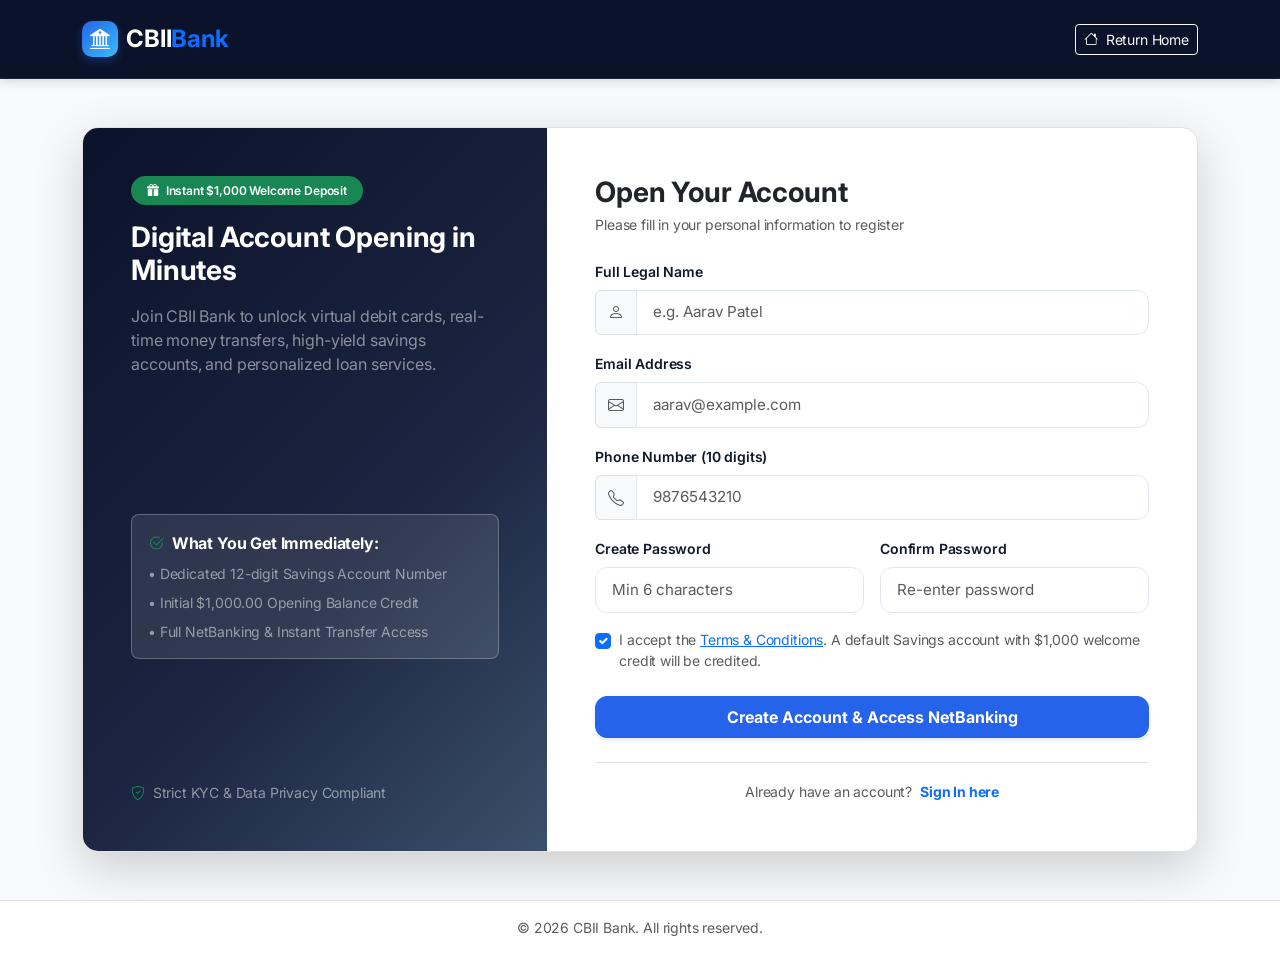
<file: frontend/register.html>
﻿<!DOCTYPE html>
<html lang="en">
<head>
    <meta charset="UTF-8">
    <meta name="viewport" content="width=device-width, initial-scale=1.0">
    <title>Open Bank Account - CBII Bank Online NetBanking</title>
    <link rel="preconnect" href="https://fonts.googleapis.com">
    <link rel="preconnect" href="https://fonts.gstatic.com" crossorigin>
    <link href="https://fonts.googleapis.com/css2?family=Inter:wght@300;400;500;600;700&display=swap" rel="stylesheet">
    <link href="https://cdn.jsdelivr.net/npm/bootstrap@5.3.3/dist/css/bootstrap.min.css" rel="stylesheet">
    <link rel="stylesheet" href="https://cdn.jsdelivr.net/npm/bootstrap-icons@1.11.3/font/bootstrap-icons.min.css">
    <link rel="stylesheet" href="css/style.css">
</head>
<body class="bg-light d-flex flex-column min-vh-100">

    <!-- Navbar -->
    <nav class="navbar navbar-dark navbar-custom py-3">
        <div class="container">
            <a class="navbar-brand d-flex align-items-center gap-2" href="index.html">
                <div class="brand-logo-icon"><i class="bi bi-bank2"></i></div>
                <span class="fs-4 fw-bold text-white">CBII<span class="text-primary">Bank</span></span>
            </a>
            <a href="index.html" class="btn btn-outline-light btn-sm"><i class="bi bi-house me-1"></i> Return Home</a>
        </div>
    </nav>

    <!-- Split Screen Registration Layout -->
    <main class="container my-auto py-5">
        <div class="row justify-content-center align-items-stretch g-0 shadow-lg rounded-4 overflow-hidden bg-white border">
            <!-- Left Brand Highlights -->
            <div class="col-lg-5 d-none d-lg-flex flex-column justify-content-between p-5 text-white" 
                 style="background: linear-gradient(135deg, #0b132b 0%, #1c2541 60%, #3a506b 100%);">
                <div>
                    <span class="badge bg-success px-3 py-2 rounded-pill fw-semibold mb-3">
                        <i class="bi bi-gift-fill me-1"></i> Instant $1,000 Welcome Deposit
                    </span>
                    <h3 class="fw-bold mb-3">Digital Account Opening in Minutes</h3>
                    <p class="text-white-50">
                        Join CBII Bank to unlock virtual debit cards, real-time money transfers, high-yield savings accounts, and personalized loan services.
                    </p>
                </div>

                <div class="p-3 bg-white bg-opacity-10 rounded-3 border border-light border-opacity-25">
                    <div class="fw-bold mb-2"><i class="bi bi-check2-circle text-success me-1"></i> What You Get Immediately:</div>
                    <ul class="list-unstyled small text-white-50 mb-0 d-flex flex-column gap-2">
                        <li>• Dedicated 12-digit Savings Account Number</li>
                        <li>• Initial $1,000.00 Opening Balance Credit</li>
                        <li>• Full NetBanking &amp; Instant Transfer Access</li>
                    </ul>
                </div>

                <div class="text-white-50 small">
                    <i class="bi bi-shield-check me-1 text-success"></i> Strict KYC &amp; Data Privacy Compliant
                </div>
            </div>

            <!-- Right Registration Form -->
            <div class="col-lg-7 p-4 p-md-5">
                <div class="mb-4">
                    <h3 class="fw-bold text-dark mb-1">Open Your Account</h3>
                    <p class="text-muted small">Please fill in your personal information to register</p>
                </div>

                <form id="registerForm" novalidate>
                    <div class="mb-3">
                        <label for="name" class="form-label fw-semibold small">Full Legal Name</label>
                        <div class="input-group">
                            <span class="input-group-text bg-light"><i class="bi bi-person text-muted"></i></span>
                            <input type="text" class="form-control" id="name" required placeholder="e.g. Aarav Patel">
                        </div>
                    </div>

                    <div class="mb-3">
                        <label for="email" class="form-label fw-semibold small">Email Address</label>
                        <div class="input-group">
                            <span class="input-group-text bg-light"><i class="bi bi-envelope text-muted"></i></span>
                            <input type="email" class="form-control" id="email" required placeholder="aarav@example.com">
                        </div>
                    </div>

                    <div class="mb-3">
                        <label for="phone" class="form-label fw-semibold small">Phone Number (10 digits)</label>
                        <div class="input-group">
                            <span class="input-group-text bg-light"><i class="bi bi-telephone text-muted"></i></span>
                            <input type="tel" class="form-control" id="phone" pattern="[0-9]{10}" placeholder="9876543210" maxlength="10">
                        </div>
                    </div>

                    <div class="row g-3 mb-3">
                        <div class="col-md-6">
                            <label for="password" class="form-label fw-semibold small">Create Password</label>
                            <input type="password" class="form-control" id="password" required placeholder="Min 6 characters">
                        </div>
                        <div class="col-md-6">
                            <label for="confirmPassword" class="form-label fw-semibold small">Confirm Password</label>
                            <input type="password" class="form-control" id="confirmPassword" required placeholder="Re-enter password">
                        </div>
                    </div>

                    <div class="form-check mb-4">
                        <input class="form-check-input" type="checkbox" id="termsCheck" required checked>
                        <label class="form-check-label small text-muted" for="termsCheck">
                            I accept the <a href="#">Terms &amp; Conditions</a>. A default Savings account with $1,000 welcome credit will be credited.
                        </label>
                    </div>

                    <button type="submit" id="registerBtn" class="btn btn-primary w-100 py-2 fw-bold">
                        <span id="btnSpinner" class="spinner-border spinner-border-sm d-none me-2"></span>
                        Create Account &amp; Access NetBanking
                    </button>
                </form>

                <div class="text-center mt-4 pt-3 border-top">
                    <span class="text-muted small">Already have an account?</span>
                    <a href="login.html" class="fw-bold text-decoration-none ms-1 small">Sign In here</a>
                </div>
            </div>
        </div>
    </main>

    <footer class="bg-white py-3 border-top text-center text-muted small mt-auto">
        &copy; 2026 CBII Bank. All rights reserved.
    </footer>

    <script src="https://cdn.jsdelivr.net/npm/bootstrap@5.3.3/dist/js/bootstrap.bundle.min.js"></script>
    <script src="js/api.js"></script>
    <script src="js/auth.js"></script>
    <script>
        Auth.redirectIfAuthenticated();

        document.getElementById('registerForm').addEventListener('submit', async (e) => {
            e.preventDefault();

            const name = document.getElementById('name').value.trim();
            const email = document.getElementById('email').value.trim();
            const phone = document.getElementById('phone').value.trim();
            const password = document.getElementById('password').value;
            const confirmPassword = document.getElementById('confirmPassword').value;

            if (!name || !email || !password) {
                showAlert('Please fill in all mandatory fields.', 'error');
                return;
            }

            if (password !== confirmPassword) {
                showAlert('Passwords do not match.', 'error');
                return;
            }

            if (password.length < 6) {
                showAlert('Password must contain at least 6 characters.', 'error');
                return;
            }

            if (phone && !/^\d{10}$/.test(phone)) {
                showAlert('Phone number must be exactly 10 digits.', 'error');
                return;
            }

            const btn = document.getElementById('registerBtn');
            const spinner = document.getElementById('btnSpinner');
            btn.disabled = true;
            spinner.classList.remove('d-none');

            try {
                const response = await apiRequest('/api/auth/register', {
                    method: 'POST',
                    body: JSON.stringify({
                        name,
                        email,
                        password,
                        phone: phone || null,
                        role: 'CUSTOMER'
                    })
                });

                if (response.success && response.data) {
                    Auth.setUserSession(response.data);
                    showAlert('Account created successfully! Welcome to CBII Bank Online NetBanking.', 'success');
                    setTimeout(() => {
                        window.location.href = 'dashboard.html';
                    }, 900);
                }
            } catch (err) {
                showAlert(err.message || 'Registration failed.', 'error');
            } finally {
                btn.disabled = false;
                spinner.classList.add('d-none');
            }
        });
    </script>
</body>
</html>
</file>
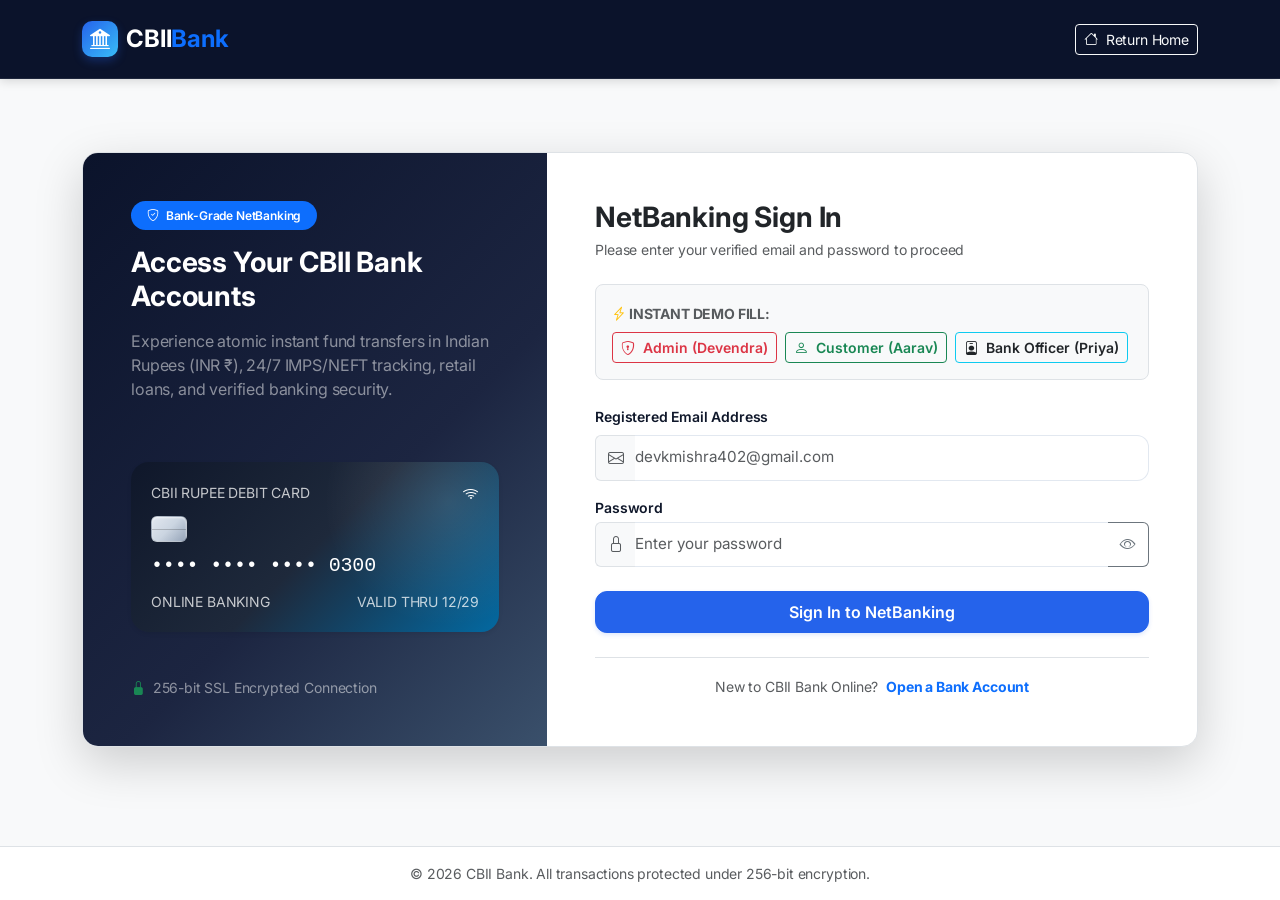
<file: frontend/transactions.html>
﻿<!DOCTYPE html>
<html lang="en">
<head>
    <meta charset="UTF-8">
    <meta name="viewport" content="width=device-width, initial-scale=1.0">
    <title>Transaction Ledger &amp; Statements - CBII NetBanking</title>
    <link rel="preconnect" href="https://fonts.googleapis.com">
    <link rel="preconnect" href="https://fonts.gstatic.com" crossorigin>
    <link href="https://fonts.googleapis.com/css2?family=Inter:wght@300;400;500;600;700;800&display=swap" rel="stylesheet">
    <link href="https://cdn.jsdelivr.net/npm/bootstrap@5.3.3/dist/css/bootstrap.min.css" rel="stylesheet">
    <link rel="stylesheet" href="https://cdn.jsdelivr.net/npm/bootstrap-icons@1.11.3/font/bootstrap-icons.min.css">
    <link rel="stylesheet" href="css/style.css">
</head>
<body>

    <!-- Top Navigation Header -->
    <nav class="navbar navbar-expand-lg navbar-dark navbar-custom sticky-top py-2">
        <div class="container-fluid px-4">
            <a class="navbar-brand d-flex align-items-center gap-2" href="dashboard.html">
                <div class="brand-logo-icon"><i class="bi bi-bank2"></i></div>
                <span class="fs-4 fw-bold text-white">CBII<span class="text-primary">Bank</span></span>
            </a>

            <div class="d-flex align-items-center gap-3 ms-auto">
                <div class="d-none d-md-flex align-items-center gap-2 text-white border-end pe-3">
                    <div class="rounded-circle bg-primary text-white d-flex align-items-center justify-content-center fw-bold user-display-avatar" 
                         style="width: 36px; height: 36px; font-size: 0.85rem;">
                        CU
                    </div>
                    <div>
                        <div class="fw-semibold user-display-name small" style="line-height: 1.2;">Customer</div>
                        <span class="badge bg-success user-display-role" style="font-size: 0.65rem;">CUSTOMER</span>
                    </div>
                </div>

                <button onclick="Auth.logout()" class="btn btn-outline-light btn-sm d-flex align-items-center gap-1">
                    <i class="bi bi-box-arrow-right"></i> <span class="d-none d-sm-inline">Sign Out</span>
                </button>
            </div>
        </div>
    </nav>

    <!-- Layout Container -->
    <div class="dashboard-layout">
        <!-- Sidebar Navigation -->
        <aside class="sidebar">
            <div>
                <div class="nav-section-title">Core Banking</div>
                <div class="nav flex-column mb-3">
                    <a href="dashboard.html" class="nav-link"><i class="bi bi-grid-1x2-fill"></i> Dashboard</a>
                    <a href="accounts.html" class="nav-link"><i class="bi bi-wallet2"></i> Accounts &amp; Cards</a>
                    <a href="transfer.html" class="nav-link"><i class="bi bi-arrow-left-right"></i> Transfer Money</a>
                    <a href="transactions.html" class="nav-link active"><i class="bi bi-clock-history"></i> Transactions Ledger</a>
                </div>

                <div class="nav-section-title">Services &amp; Payees</div>
                <div class="nav flex-column mb-3">
                    <a href="beneficiaries.html" class="nav-link"><i class="bi bi-people"></i> Beneficiary Directory</a>
                    <a href="loans.html" class="nav-link"><i class="bi bi-cash-stack"></i> Loans &amp; Financing</a>
                    <a href="profile.html" class="nav-link"><i class="bi bi-person-gear"></i> Settings &amp; Profile</a>
                </div>

                <div class="nav-section-title nav-admin-only d-none">Management</div>
                <div class="nav flex-column nav-admin-only d-none">
                    <a href="admin.html" class="nav-link text-danger fw-semibold"><i class="bi bi-speedometer2 text-danger"></i> Admin Operations</a>
                </div>
            </div>

            <!-- Sidebar User Card -->
            <div class="sidebar-user-card">
                <div class="d-flex align-items-center gap-2">
                    <div class="rounded-circle bg-secondary text-white d-flex align-items-center justify-content-center fw-bold user-display-avatar" 
                         style="width: 32px; height: 32px; font-size: 0.75rem;">
                        CU
                    </div>
                    <div class="overflow-hidden">
                        <div class="fw-bold text-truncate small user-display-name">Customer</div>
                        <div class="text-muted text-truncate small user-display-email" style="font-size: 0.7rem;">email@example.com</div>
                    </div>
                </div>
            </div>
        </aside>

        <!-- Main Workspace -->
        <main class="main-content">
            <div class="d-flex justify-content-between align-items-center mb-4 flex-wrap gap-2">
                <div>
                    <h3 class="fw-bold mb-1">Transaction Ledger &amp; Statements</h3>
                    <p class="text-muted small mb-0">Full audit log of incoming deposits, withdrawals, and inter-account transfers</p>
                </div>
                <div class="d-flex gap-2">
                    <button class="btn btn-outline-secondary btn-sm" onclick="exportStatementCsv()">
                        <i class="bi bi-file-earmark-spreadsheet me-1"></i> Export CSV
                    </button>
                    <a href="transfer.html" class="btn btn-primary btn-sm">
                        <i class="bi bi-send-fill me-1"></i> New Transfer
                    </a>
                </div>
            </div>

            <!-- Filter Controls Bar -->
            <div class="card card-custom p-3 mb-4">
                <div class="row g-3 align-items-center">
                    <div class="col-md-5">
                        <div class="input-group">
                            <span class="input-group-text bg-light"><i class="bi bi-search text-muted"></i></span>
                            <input type="text" id="txSearchInput" class="form-control" placeholder="Search reference, account, or memo...">
                        </div>
                    </div>
                    <div class="col-md-3">
                        <select id="txTypeFilter" class="form-select">
                            <option value="ALL">All Types (Deposits, Withdrawals, Transfers)</option>
                            <option value="DEPOSIT">Deposits Only (+)</option>
                            <option value="WITHDRAWAL">Withdrawals Only (-)</option>
                            <option value="TRANSFER">Transfers Only</option>
                        </select>
                    </div>
                    <div class="col-md-2">
                        <select id="txPageSizeSelect" class="form-select">
                            <option value="10">10 entries</option>
                            <option value="25">25 entries</option>
                            <option value="50">50 entries</option>
                        </select>
                    </div>
                    <div class="col-md-2">
                        <button class="btn btn-outline-primary w-100 btn-sm py-2" onclick="loadTransactionsLedger(0)">
                            <i class="bi bi-filter"></i> Apply Filters
                        </button>
                    </div>
                </div>
            </div>

            <!-- Ledger Table Card -->
            <div class="card card-custom p-4">
                <div class="table-responsive">
                    <table class="table table-custom table-hover">
                        <thead>
                            <tr>
                                <th>Transaction Ref</th>
                                <th>Timestamp</th>
                                <th>Type</th>
                                <th>Source Account</th>
                                <th>Target Account</th>
                                <th>Memo</th>
                                <th>Amount</th>
                                <th>Status</th>
                                <th>Voucher</th>
                            </tr>
                        </thead>
                        <tbody id="ledgerTableBody">
                            <tr>
                                <td colspan="9" class="text-center py-5 text-muted">
                                    <div class="spinner-border spinner-border-sm text-primary me-2"></div> Loading ledger records...
                                </td>
                            </tr>
                        </tbody>
                    </table>
                </div>

                <!-- Pagination Footer -->
                <div class="d-flex justify-content-between align-items-center mt-3 flex-wrap gap-2">
                    <span id="ledgerPageInfo" class="small text-muted">Showing 0 to 0 entries</span>
                    <nav>
                        <ul id="ledgerPaginationNav" class="pagination pagination-sm mb-0"></ul>
                    </nav>
                </div>
            </div>
        </main>
    </div>

    <!-- Voucher Detail Modal -->
    <div class="modal fade" id="receiptModal" tabindex="-1" aria-hidden="true">
        <div class="modal-dialog modal-dialog-centered">
            <div class="modal-content">
                <div class="modal-header border-0 pb-0">
                    <h5 class="modal-title fw-bold text-primary"><i class="bi bi-receipt me-1"></i> Transaction Voucher</h5>
                    <button type="button" class="btn-close" data-bs-dismiss="modal" aria-label="Close"></button>
                </div>
                <div class="modal-body" id="printableReceiptArea">
                    <div class="receipt-paper">
                        <div class="receipt-watermark">APEX BANK</div>
                        <div class="text-center mb-4">
                            <div class="brand-logo-icon mx-auto mb-2"><i class="bi bi-bank2"></i></div>
                            <h5 class="fw-bold mb-0">CBII Banking</h5>
                            <small class="text-muted">Official Payment Receipt</small>
                        </div>

                        <div class="text-center my-3 py-2 bg-light rounded-3">
                            <span class="text-muted small">Amount</span>
                            <h3 class="fw-bold text-primary mb-0" id="rcptAmount">$0.00</h3>
                            <span class="badge bg-success-subtle text-success small" id="rcptStatus">SUCCESS</span>
                        </div>

                        <div class="list-group list-group-flush small">
                            <div class="list-group-item d-flex justify-content-between px-0">
                                <span class="text-muted">Reference:</span>
                                <span class="font-monospace fw-bold" id="rcptRef">TXN-0000</span>
                            </div>
                            <div class="list-group-item d-flex justify-content-between px-0">
                                <span class="text-muted">Classification:</span>
                                <span class="fw-semibold" id="rcptType">TRANSFER</span>
                            </div>
                            <div class="list-group-item d-flex justify-content-between px-0">
                                <span class="text-muted">Source:</span>
                                <span class="font-monospace" id="rcptSource">100100200300</span>
                            </div>
                            <div class="list-group-item d-flex justify-content-between px-0">
                                <span class="text-muted">Destination:</span>
                                <span class="font-monospace" id="rcptTarget">200200300400</span>
                            </div>
                            <div class="list-group-item d-flex justify-content-between px-0">
                                <span class="text-muted">Memo:</span>
                                <span id="rcptDesc">Payment</span>
                            </div>
                            <div class="list-group-item d-flex justify-content-between px-0">
                                <span class="text-muted">Timestamp:</span>
                                <span id="rcptDate">2026-09-13 14:00</span>
                            </div>
                        </div>

                        <div class="text-center mt-3 pt-2 border-top text-muted" style="font-size: 0.72rem;">
                            Digitally recorded in immutable ledger database.
                        </div>
                    </div>
                </div>
                <div class="modal-footer border-0">
                    <button type="button" class="btn btn-outline-secondary btn-sm" data-bs-dismiss="modal">Close</button>
                    <button type="button" class="btn btn-primary btn-sm" onclick="window.print()"><i class="bi bi-printer me-1"></i> Print Receipt</button>
                </div>
            </div>
        </div>
    </div>

    <script src="https://cdn.jsdelivr.net/npm/bootstrap@5.3.3/dist/js/bootstrap.bundle.min.js"></script>
    <script src="js/api.js"></script>
    <script src="js/auth.js"></script>
    <script src="js/transactions.js"></script>
</body>
</html>
</file>
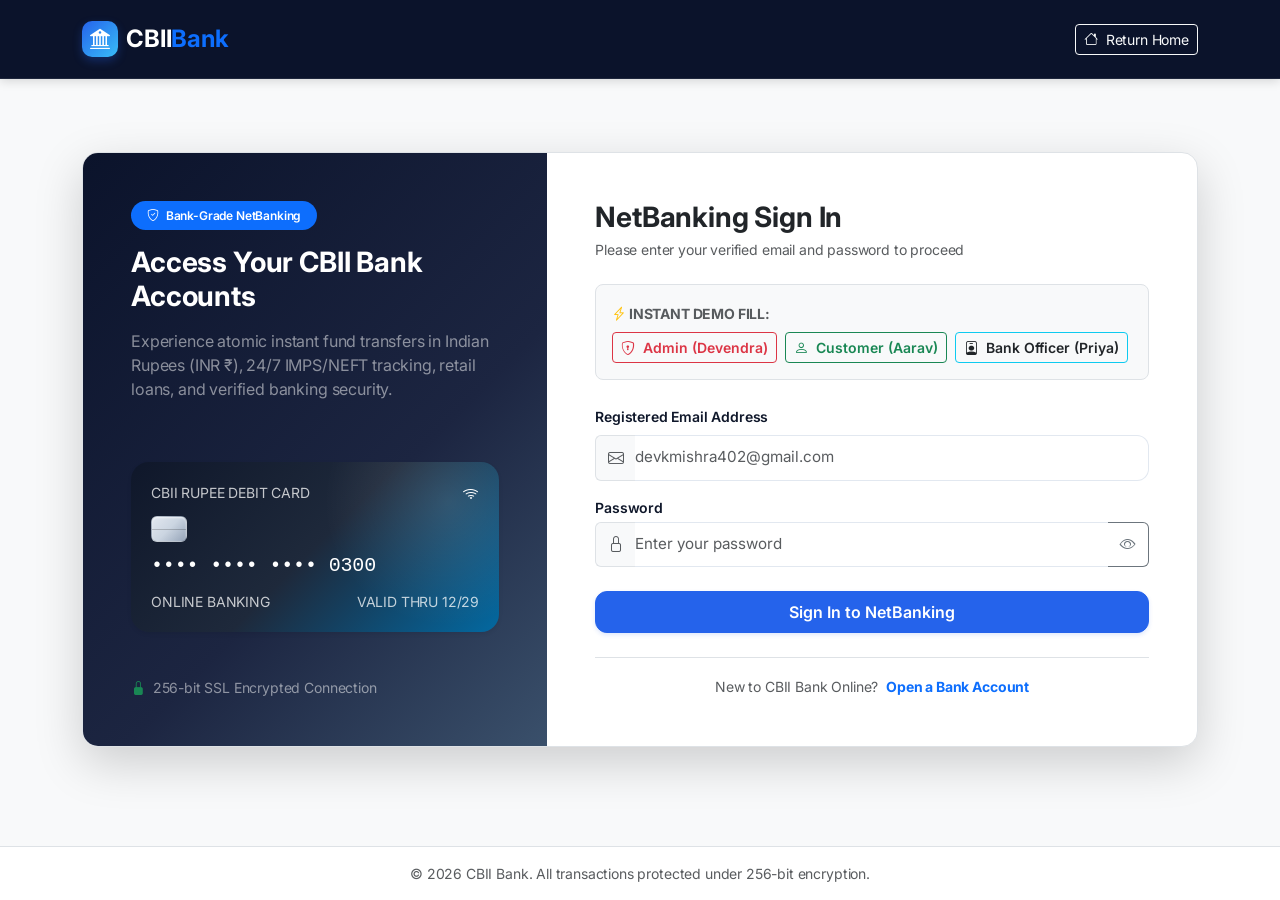
<file: frontend/transfer.html>
﻿<!DOCTYPE html>
<html lang="en">
<head>
    <meta charset="UTF-8">
    <meta name="viewport" content="width=device-width, initial-scale=1.0">
    <title>Instant Fund Transfer - CBII NetBanking</title>
    <link rel="preconnect" href="https://fonts.googleapis.com">
    <link rel="preconnect" href="https://fonts.gstatic.com" crossorigin>
    <link href="https://fonts.googleapis.com/css2?family=Inter:wght@300;400;500;600;700;800&display=swap" rel="stylesheet">
    <link href="https://cdn.jsdelivr.net/npm/bootstrap@5.3.3/dist/css/bootstrap.min.css" rel="stylesheet">
    <link rel="stylesheet" href="https://cdn.jsdelivr.net/npm/bootstrap-icons@1.11.3/font/bootstrap-icons.min.css">
    <link rel="stylesheet" href="css/style.css">
</head>
<body>

    <!-- Top Navigation Header -->
    <nav class="navbar navbar-expand-lg navbar-dark navbar-custom sticky-top py-2">
        <div class="container-fluid px-4">
            <a class="navbar-brand d-flex align-items-center gap-2" href="dashboard.html">
                <div class="brand-logo-icon"><i class="bi bi-bank2"></i></div>
                <span class="fs-4 fw-bold text-white">CBII<span class="text-primary">Bank</span></span>
            </a>

            <div class="d-flex align-items-center gap-3 ms-auto">
                <div class="d-none d-md-flex align-items-center gap-2 text-white border-end pe-3">
                    <div class="rounded-circle bg-primary text-white d-flex align-items-center justify-content-center fw-bold user-display-avatar" 
                         style="width: 36px; height: 36px; font-size: 0.85rem;">
                        CU
                    </div>
                    <div>
                        <div class="fw-semibold user-display-name small" style="line-height: 1.2;">Customer</div>
                        <span class="badge bg-success user-display-role" style="font-size: 0.65rem;">CUSTOMER</span>
                    </div>
                </div>

                <button onclick="Auth.logout()" class="btn btn-outline-light btn-sm d-flex align-items-center gap-1">
                    <i class="bi bi-box-arrow-right"></i> <span class="d-none d-sm-inline">Sign Out</span>
                </button>
            </div>
        </div>
    </nav>

    <!-- Layout Container -->
    <div class="dashboard-layout">
        <!-- Sidebar Navigation -->
        <aside class="sidebar">
            <div>
                <div class="nav-section-title">Core Banking</div>
                <div class="nav flex-column mb-3">
                    <a href="dashboard.html" class="nav-link"><i class="bi bi-grid-1x2-fill"></i> Dashboard</a>
                    <a href="accounts.html" class="nav-link"><i class="bi bi-wallet2"></i> Accounts &amp; Cards</a>
                    <a href="transfer.html" class="nav-link active"><i class="bi bi-arrow-left-right"></i> Transfer Money</a>
                    <a href="transactions.html" class="nav-link"><i class="bi bi-clock-history"></i> Transactions Ledger</a>
                </div>

                <div class="nav-section-title">Services &amp; Payees</div>
                <div class="nav flex-column mb-3">
                    <a href="beneficiaries.html" class="nav-link"><i class="bi bi-people"></i> Beneficiary Directory</a>
                    <a href="loans.html" class="nav-link"><i class="bi bi-cash-stack"></i> Loans &amp; Financing</a>
                    <a href="profile.html" class="nav-link"><i class="bi bi-person-gear"></i> Settings &amp; Profile</a>
                </div>

                <div class="nav-section-title nav-admin-only d-none">Management</div>
                <div class="nav flex-column nav-admin-only d-none">
                    <a href="admin.html" class="nav-link text-danger fw-semibold"><i class="bi bi-speedometer2 text-danger"></i> Admin Operations</a>
                </div>
            </div>

            <!-- Sidebar User Card -->
            <div class="sidebar-user-card">
                <div class="d-flex align-items-center gap-2">
                    <div class="rounded-circle bg-secondary text-white d-flex align-items-center justify-content-center fw-bold user-display-avatar" 
                         style="width: 32px; height: 32px; font-size: 0.75rem;">
                        CU
                    </div>
                    <div class="overflow-hidden">
                        <div class="fw-bold text-truncate small user-display-name">Customer</div>
                        <div class="text-muted text-truncate small user-display-email" style="font-size: 0.7rem;">email@example.com</div>
                    </div>
                </div>
            </div>
        </aside>

        <!-- Main Workspace -->
        <main class="main-content">
            <div class="mb-4">
                <h3 class="fw-bold mb-1">Instant Money Transfer</h3>
                <p class="text-muted small mb-0">Disburse atomic fund transfers to saved beneficiaries, own accounts, or other bank accounts</p>
            </div>

            <div class="row g-4">
                <!-- Transfer Form Desk -->
                <div class="col-lg-7">
                    <div class="card card-custom p-4">
                        <h5 class="fw-bold mb-3 text-dark"><i class="bi bi-send-check text-primary me-2"></i> Payment Details</h5>

                        <form id="transferForm" novalidate>
                            <!-- Step 1: From Account -->
                            <div class="mb-3">
                                <label for="sourceAccount" class="form-label fw-semibold small">Transfer From Account</label>
                                <select id="sourceAccount" class="form-select" required>
                                    <option value="">Select source account...</option>
                                </select>
                                <div id="sourceBalanceInfo" class="d-none mt-2 p-2 bg-light rounded-3 d-flex justify-content-between align-items-center">
                                    <span class="text-muted small">Available Ledger Balance:</span>
                                    <span class="fw-bold text-success" id="sourceBalanceAmount">$0.00</span>
                                </div>
                            </div>

                            <!-- Step 2: Destination Mode -->
                            <div class="mb-3">
                                <label class="form-label fw-semibold small">Recipient Destination</label>
                                <div class="btn-group w-100" role="group">
                                    <input type="radio" class="btn-check" name="destMode" id="destBeneficiary" value="BENEFICIARY" checked>
                                    <label class="btn btn-outline-primary btn-sm py-2" for="destBeneficiary">
                                        <i class="bi bi-person-badge me-1"></i> Saved Beneficiary Payee
                                    </label>

                                    <input type="radio" class="btn-check" name="destMode" id="destManual" value="MANUAL">
                                    <label class="btn btn-outline-primary btn-sm py-2" for="destManual">
                                        <i class="bi bi-input-cursor-text me-1"></i> Manual Account Number
                                    </label>
                                </div>
                            </div>

                            <!-- Saved Payee Select -->
                            <div id="beneficiarySelectGroup" class="mb-3">
                                <div class="d-flex justify-content-between align-items-center mb-1">
                                    <label for="beneficiarySelect" class="form-label fw-semibold small mb-0">Select Saved Payee</label>
                                    <a href="beneficiaries.html" class="small text-decoration-none fw-semibold">+ Add New Payee</a>
                                </div>
                                <select id="beneficiarySelect" class="form-select">
                                    <option value="">Loading payees...</option>
                                </select>
                            </div>

                            <!-- Manual Account Number Input -->
                            <div id="manualAccountGroup" class="mb-3 d-none">
                                <label for="targetAccount" class="form-label fw-semibold small">Destination 12-Digit Account Number</label>
                                <input type="text" class="form-control font-monospace" id="targetAccount" placeholder="e.g. 200200300400 (Aarav Patel)">
                            </div>

                            <!-- Amount -->
                            <div class="mb-3">
                                <label for="transferAmount" class="form-label fw-semibold small">Transfer Amount (₹)</label>
                                <div class="input-group">
                                    <span class="input-group-text bg-light">₹</span>
                                    <input type="number" step="0.01" min="1" class="form-control" id="transferAmount" placeholder="0.00" required>
                                </div>
                            </div>

                            <!-- Memo -->
                            <div class="mb-4">
                                <label for="transferDescription" class="form-label fw-semibold small">Memo / Remarks</label>
                                <input type="text" class="form-control" id="transferDescription" placeholder="e.g. Rent, consulting fee, family support">
                            </div>

                            <!-- Fee & Summary Box -->
                            <div class="p-3 bg-light rounded-3 mb-4 border">
                                <div class="d-flex justify-content-between small text-muted mb-1">
                                    <span>Transfer Protocol:</span>
                                    <span class="fw-semibold text-dark">Instant Atomic Settlement</span>
                                </div>
                                <div class="d-flex justify-content-between small text-muted mb-1">
                                    <span>Processing Fee:</span>
                                    <span class="fw-bold text-success">$0.00 (Zero Fee)</span>
                                </div>
                            </div>

                            <!-- Submit Button -->
                            <button type="submit" id="transferSubmitBtn" class="btn btn-primary w-100 py-2 fw-bold">
                                <span id="transferSpinner" class="spinner-border spinner-border-sm d-none me-2"></span>
                                Confirm &amp; Dispatch Funds
                            </button>
                        </form>
                    </div>
                </div>

                <!-- Right Security & Help Box -->
                <div class="col-lg-5">
                    <div class="card card-custom p-4 bg-light border-0 mb-3">
                        <h6 class="fw-bold mb-3 text-dark"><i class="bi bi-shield-check text-success me-2"></i> Atomic Concurrency Protection</h6>
                        <ul class="list-unstyled small text-muted d-flex flex-column gap-3 mb-0">
                            <li class="d-flex gap-2">
                                <i class="bi bi-lock-fill text-primary"></i>
                                <div><strong>Row-level Pessimistic Locking:</strong> Accounts are locked exclusively during transactions, eliminating race conditions.</div>
                            </li>
                            <li class="d-flex gap-2">
                                <i class="bi bi-arrow-repeat text-success"></i>
                                <div><strong>Deterministic Ordering:</strong> Deadlocks are mathematically prevented by ordering account lock sequences.</div>
                            </li>
                            <li class="d-flex gap-2">
                                <i class="bi bi-receipt-cutoff text-warning"></i>
                                <div><strong>Printable Voucher:</strong> Every transfer produces a digitally signed receipt with a unique transaction reference ID.</div>
                            </li>
                        </ul>
                    </div>

                    <!-- Quick Demo Hint -->
                    <div class="card card-custom p-3 border-primary bg-primary bg-opacity-10">
                        <div class="small fw-semibold text-primary mb-1"><i class="bi bi-info-circle me-1"></i> Sandbox Payee Target:</div>
                        <div class="small text-muted">
                            Transfer to pre-seeded customer <strong>Aarav Patel</strong> at Account <code>200200300400</code>.
                        </div>
                    </div>
                </div>
            </div>
        </main>
    </div>

    <!-- Printable Voucher Modal -->
    <div class="modal fade" id="receiptModal" tabindex="-1" aria-hidden="true">
        <div class="modal-dialog modal-dialog-centered">
            <div class="modal-content">
                <div class="modal-header border-0 pb-0">
                    <h5 class="modal-title fw-bold text-success"><i class="bi bi-check-circle-fill me-1"></i> Transfer Executed</h5>
                    <button type="button" class="btn-close" data-bs-dismiss="modal" aria-label="Close"></button>
                </div>
                <div class="modal-body" id="printableReceiptArea">
                    <div class="receipt-paper">
                        <div class="receipt-watermark">PAID</div>
                        <div class="text-center mb-4">
                            <div class="brand-logo-icon mx-auto mb-2"><i class="bi bi-bank2"></i></div>
                            <h5 class="fw-bold mb-0">CBII Bank Online</h5>
                            <small class="text-muted">Payment &amp; Transfer Receipt</small>
                        </div>

                        <div class="text-center my-3 py-2 bg-light rounded-3">
                            <span class="text-muted small">Total Transferred</span>
                            <h3 class="fw-bold text-success mb-0" id="rcptAmount">$0.00</h3>
                            <span class="badge bg-success-subtle text-success small">SETTLED IMMEDIATELY</span>
                        </div>

                        <div class="list-group list-group-flush small">
                            <div class="list-group-item d-flex justify-content-between px-0">
                                <span class="text-muted">Transaction ID:</span>
                                <span class="font-monospace fw-bold" id="rcptRef">TXN-0000</span>
                            </div>
                            <div class="list-group-item d-flex justify-content-between px-0">
                                <span class="text-muted">From Account:</span>
                                <span class="font-monospace" id="rcptSource">100100200300</span>
                            </div>
                            <div class="list-group-item d-flex justify-content-between px-0">
                                <span class="text-muted">To Account / Payee:</span>
                                <span class="font-monospace" id="rcptTarget">200200300400</span>
                            </div>
                            <div class="list-group-item d-flex justify-content-between px-0">
                                <span class="text-muted">Remarks:</span>
                                <span id="rcptDesc">Rent Payment</span>
                            </div>
                            <div class="list-group-item d-flex justify-content-between px-0">
                                <span class="text-muted">Timestamp:</span>
                                <span id="rcptDate">2026-09-13 14:00</span>
                            </div>
                        </div>

                        <div class="text-center mt-3 pt-2 border-top text-muted" style="font-size: 0.72rem;">
                            ACID Transaction Guaranteed &amp; Logged in Audit Trail.
                        </div>
                    </div>
                </div>
                <div class="modal-footer border-0">
                    <a href="transactions.html" class="btn btn-outline-primary btn-sm">View in Ledger</a>
                    <button type="button" class="btn btn-primary btn-sm" onclick="window.print()"><i class="bi bi-printer me-1"></i> Print Receipt</button>
                </div>
            </div>
        </div>
    </div>

    <script src="https://cdn.jsdelivr.net/npm/bootstrap@5.3.3/dist/js/bootstrap.bundle.min.js"></script>
    <script src="js/api.js"></script>
    <script src="js/auth.js"></script>
    <script src="js/transfer.js"></script>
</body>
</html>
</file>
<file: frontend/css/style.css>
/* ==========================================================================
   CBII BANK - MODERN FINTECH NETBANKING DESIGN SYSTEM
   ========================================================================== */

:root {
    --primary: #0f172a;
    --primary-light: #1e293b;
    --brand-blue: #2563eb;
    --brand-blue-hover: #1d4ed8;
    --accent-teal: #0d9488;
    --accent-emerald: #10b981;
    --accent-amber: #f59e0b;
    --accent-rose: #ef4444;
    --bg-main: #f8fafc;
    --bg-card: #ffffff;
    --text-main: #0f172a;
    --text-muted: #64748b;
    --border-color: #e2e8f0;
    --sidebar-width: 270px;
    --shadow-sm: 0 1px 3px rgba(0,0,0,0.06), 0 1px 2px rgba(0,0,0,0.04);
    --shadow-md: 0 4px 6px -1px rgba(0,0,0,0.07), 0 2px 4px -1px rgba(0,0,0,0.04);
    --shadow-lg: 0 10px 25px -3px rgba(0,0,0,0.08), 0 4px 6px -2px rgba(0,0,0,0.03);
    --radius-sm: 8px;
    --radius-md: 12px;
    --radius-lg: 16px;
    --radius-xl: 20px;
}

body {
    font-family: 'Inter', -apple-system, BlinkMacSystemFont, 'Segoe UI', Roboto, Helvetica, Arial, sans-serif;
    background-color: var(--bg-main);
    color: var(--text-main);
    min-height: 100vh;
    display: flex;
    flex-direction: column;
    letter-spacing: -0.01em;
}

/* ==========================================================================
   NAVBARS
   ========================================================================== */
.navbar-custom {
    background: #0b132b;
    border-bottom: 1px solid rgba(255, 255, 255, 0.08);
    backdrop-filter: blur(12px);
    box-shadow: 0 2px 10px rgba(0, 0, 0, 0.15);
}

.brand-logo-icon {
    width: 36px;
    height: 36px;
    background: linear-gradient(135deg, #2563eb 0%, #38bdf8 100%);
    border-radius: 10px;
    display: flex;
    align-items: center;
    justify-content: center;
    color: white;
    font-size: 1.25rem;
    box-shadow: 0 4px 10px rgba(37, 99, 235, 0.3);
}

/* ==========================================================================
   DASHBOARD LAYOUT & SIDEBAR
   ========================================================================== */
.dashboard-layout {
    display: flex;
    flex: 1;
    min-height: calc(100vh - 65px);
}

.sidebar {
    width: var(--sidebar-width);
    background: #ffffff;
    border-right: 1px solid var(--border-color);
    flex-shrink: 0;
    padding: 1.5rem 1rem;
    display: flex;
    flex-direction: column;
    justify-content: space-between;
}

.sidebar .nav-section-title {
    font-size: 0.72rem;
    font-weight: 700;
    text-transform: uppercase;
    letter-spacing: 0.08em;
    color: var(--text-muted);
    padding: 0.5rem 1rem 0.25rem;
}

.sidebar .nav-link {
    color: #475569;
    font-weight: 500;
    font-size: 0.92rem;
    padding: 0.75rem 1rem;
    border-radius: var(--radius-md);
    margin-bottom: 0.25rem;
    display: flex;
    align-items: center;
    gap: 0.85rem;
    transition: all 0.2s ease;
}

.sidebar .nav-link i {
    font-size: 1.15rem;
    color: #64748b;
    transition: color 0.2s ease;
}

.sidebar .nav-link:hover {
    background-color: #f1f5f9;
    color: var(--brand-blue);
}

.sidebar .nav-link:hover i {
    color: var(--brand-blue);
}

.sidebar .nav-link.active {
    background: linear-gradient(135deg, #2563eb 0%, #1d4ed8 100%);
    color: #ffffff !important;
    font-weight: 600;
    box-shadow: 0 4px 12px rgba(37, 99, 235, 0.25);
}

.sidebar .nav-link.active i {
    color: #ffffff !important;
}

.sidebar-user-card {
    background: #f8fafc;
    border: 1px solid var(--border-color);
    border-radius: var(--radius-md);
    padding: 0.85rem 1rem;
    margin-top: 1rem;
}

.main-content {
    flex-grow: 1;
    padding: 2rem 2.5rem;
    overflow-x: hidden;
}

@media (max-width: 992px) {
    .dashboard-layout {
        flex-direction: column;
    }
    .sidebar {
        width: 100%;
        border-right: none;
        border-bottom: 1px solid var(--border-color);
        padding: 1rem;
    }
    .main-content {
        padding: 1.5rem 1rem;
    }
}

/* ==========================================================================
   CARDS & FINTECH WIDGETS
   ========================================================================== */
.card-custom {
    background: var(--bg-card);
    border: 1px solid var(--border-color);
    border-radius: var(--radius-lg);
    box-shadow: var(--shadow-sm);
    transition: transform 0.2s ease, box-shadow 0.2s ease;
}

.card-custom:hover {
    box-shadow: var(--shadow-md);
}

.stat-card {
    border-radius: var(--radius-lg);
    padding: 1.5rem;
    background: #ffffff;
    border: 1px solid var(--border-color);
    position: relative;
    overflow: hidden;
}

.stat-card .stat-icon-wrapper {
    width: 48px;
    height: 48px;
    border-radius: var(--radius-md);
    display: flex;
    align-items: center;
    justify-content: center;
    font-size: 1.4rem;
}

.stat-card-blue .stat-icon-wrapper { background: #eff6ff; color: var(--brand-blue); }
.stat-card-green .stat-icon-wrapper { background: #ecfdf5; color: var(--accent-emerald); }
.stat-card-amber .stat-icon-wrapper { background: #fffbeb; color: var(--accent-amber); }
.stat-card-rose .stat-icon-wrapper { background: #fff1f2; color: var(--accent-rose); }

/* ==========================================================================
   REALISTIC VIRTUAL DEBIT / CREDIT CARDS
   ========================================================================== */
.virtual-debit-card {
    border-radius: 18px;
    padding: 1.75rem;
    color: #ffffff;
    position: relative;
    overflow: hidden;
    min-height: 210px;
    display: flex;
    flex-direction: column;
    justify-content: space-between;
    box-shadow: 0 12px 25px rgba(0, 0, 0, 0.2);
    transition: transform 0.3s cubic-bezier(0.34, 1.56, 0.64, 1);
}

.virtual-debit-card:hover {
    transform: translateY(-4px) scale(1.01);
}

.virtual-debit-card.card-savings {
    background: linear-gradient(135deg, #0f172a 0%, #1e293b 50%, #0369a1 100%);
}

.virtual-debit-card.card-checking {
    background: linear-gradient(135deg, #064e3b 0%, #047857 50%, #059669 100%);
}

.virtual-debit-card.card-black {
    background: linear-gradient(135deg, #18181b 0%, #27272a 60%, #52525b 100%);
}

.virtual-debit-card::after {
    content: '';
    position: absolute;
    top: -50%;
    right: -20%;
    width: 250px;
    height: 250px;
    background: radial-gradient(circle, rgba(255,255,255,0.12) 0%, rgba(255,255,255,0) 70%);
    border-radius: 50%;
    pointer-events: none;
}

.card-emv-chip {
    width: 44px;
    height: 32px;
    background: linear-gradient(135deg, #e2e8f0 0%, #cbd5e1 50%, #94a3b8 100%);
    border-radius: 6px;
    position: relative;
    border: 1px solid rgba(0,0,0,0.1);
    box-shadow: inset 0 1px 2px rgba(255,255,255,0.6);
}

.card-emv-chip::before {
    content: '';
    position: absolute;
    top: 50%;
    left: 0;
    right: 0;
    height: 1px;
    background: rgba(0,0,0,0.2);
}

.card-number-display {
    font-family: 'Courier New', Courier, monospace;
    font-size: 1.25rem;
    font-weight: 700;
    letter-spacing: 2px;
    text-shadow: 0 2px 4px rgba(0, 0, 0, 0.4);
}

/* ==========================================================================
   TABLES & BADGES
   ========================================================================== */
.table-custom {
    vertical-align: middle;
}

.table-custom thead th {
    background-color: #f8fafc;
    border-bottom: 2px solid var(--border-color);
    color: var(--text-muted);
    font-weight: 600;
    font-size: 0.78rem;
    text-transform: uppercase;
    letter-spacing: 0.05em;
    padding: 0.85rem 1rem;
}

.table-custom tbody td {
    padding: 1rem;
    border-bottom: 1px solid #f1f5f9;
}

.badge-fintech {
    padding: 0.4em 0.75em;
    font-weight: 600;
    font-size: 0.75rem;
    border-radius: 6px;
    letter-spacing: 0.02em;
}

/* ==========================================================================
   BUTTONS & FORM CONTROLS
   ========================================================================== */
.btn-primary {
    background-color: var(--brand-blue);
    border-color: var(--brand-blue);
    font-weight: 600;
    border-radius: var(--radius-md);
    padding: 0.6rem 1.25rem;
    box-shadow: 0 2px 4px rgba(37, 99, 235, 0.15);
    transition: all 0.2s ease;
}

.btn-primary:hover, .btn-primary:focus {
    background-color: var(--brand-blue-hover);
    border-color: var(--brand-blue-hover);
    transform: translateY(-1px);
    box-shadow: 0 4px 8px rgba(37, 99, 235, 0.25);
}

.form-control, .form-select {
    border-radius: var(--radius-md);
    border: 1px solid var(--border-color);
    padding: 0.65rem 1rem;
    font-size: 0.95rem;
    transition: border-color 0.2s ease, box-shadow 0.2s ease;
}

.form-control:focus, .form-select:focus {
    border-color: var(--brand-blue);
    box-shadow: 0 0 0 3px rgba(37, 99, 235, 0.15);
}

/* ==========================================================================
   PRINTABLE RECEIPT STYLING
   ========================================================================== */
.receipt-paper {
    background: #ffffff;
    border: 1px dashed #cbd5e1;
    border-radius: 12px;
    padding: 2rem;
    position: relative;
}

.receipt-watermark {
    position: absolute;
    top: 40%;
    left: 50%;
    transform: translate(-50%, -50%) rotate(-30deg);
    font-size: 3.5rem;
    font-weight: 900;
    color: rgba(16, 185, 129, 0.08);
    text-transform: uppercase;
    pointer-events: none;
    user-select: none;
}

@media print {
    body * {
        visibility: hidden;
    }
    #printableReceiptArea, #printableReceiptArea * {
        visibility: visible;
    }
    #printableReceiptArea {
        position: absolute;
        left: 0;
        top: 0;
        width: 100%;
        margin: 0;
        padding: 20px;
    }
}

/* ==========================================================================
   TOAST NOTIFICATIONS
   ========================================================================== */
#alert-container {
    position: fixed;
    top: 24px;
    right: 24px;
    z-index: 1099;
    min-width: 340px;
    max-width: 450px;
}

.fintech-toast {
    background: #ffffff;
    border-radius: var(--radius-md);
    box-shadow: 0 10px 30px rgba(0, 0, 0, 0.12);
    border-left: 5px solid var(--brand-blue);
    padding: 1rem 1.25rem;
    margin-bottom: 0.75rem;
    display: flex;
    align-items: center;
    gap: 0.75rem;
    animation: slideInRight 0.3s ease forwards;
}

.fintech-toast.toast-success { border-left-color: var(--accent-emerald); }
.fintech-toast.toast-error { border-left-color: var(--accent-rose); }
.fintech-toast.toast-warning { border-left-color: var(--accent-amber); }

@keyframes slideInRight {
    from { transform: translateX(100%); opacity: 0; }
    to { transform: translateX(0); opacity: 1; }
}
</file>
